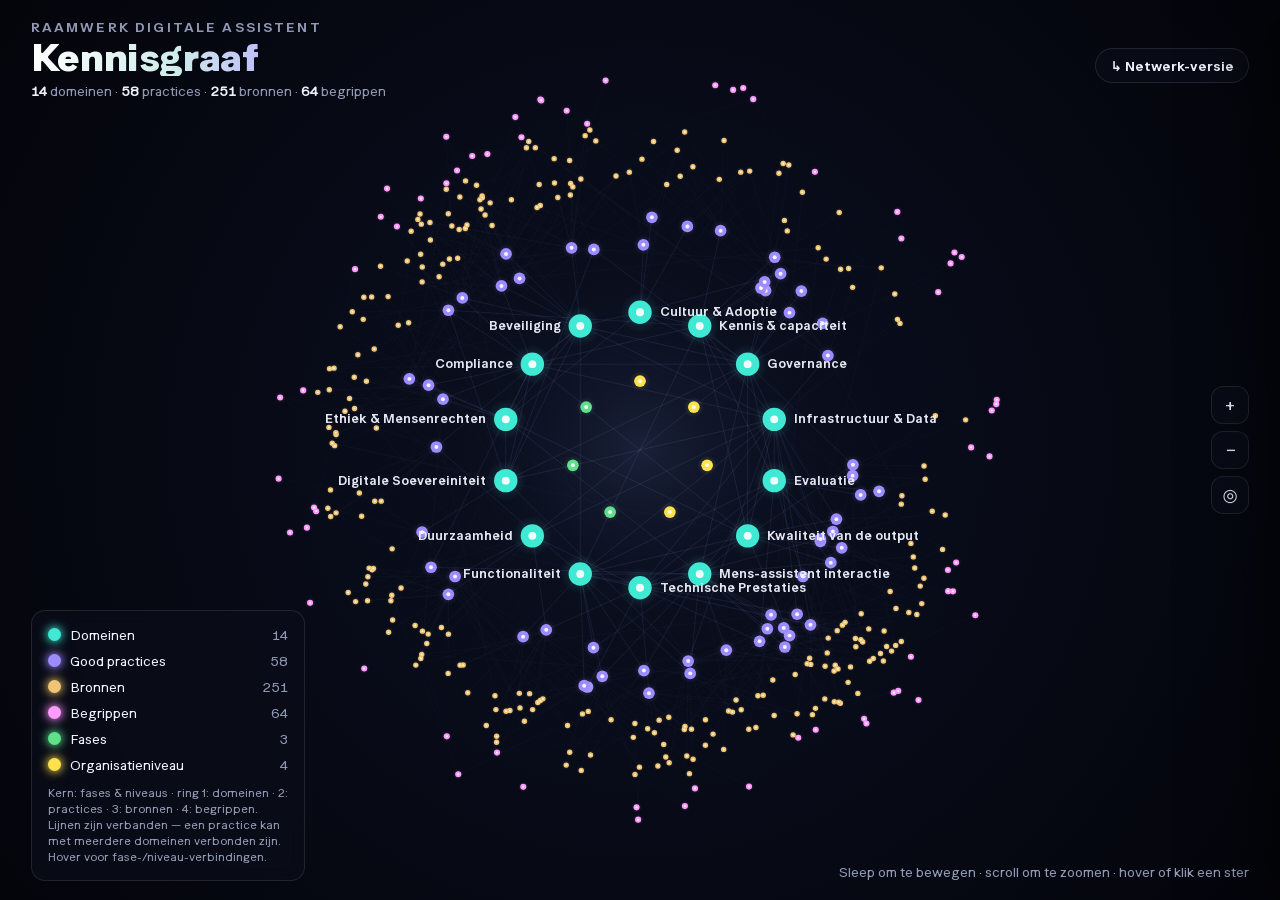
<file: kennisgraaf/index.html>
<!doctype html>
<html lang="nl">
<head>
  <meta charset="utf-8" />
  <meta name="viewport" content="width=device-width, initial-scale=1, viewport-fit=cover" />
  <title>Kennisgraaf — Raamwerk Digitale Assistent</title>
  <meta name="description" content="De kennisgraaf als ringen: fases & niveaus in de kern, domeinen, good practices, bronnen en begrippen in ringen daaromheen, met verbindingen als sterrenbeelden." />

  <link rel="preload" href="./fonts/EaseSemiDisplay-Black.woff2" as="font" type="font/woff2" crossorigin />
  <link rel="preload" href="./fonts/EaseDisplay-Regular.woff2" as="font" type="font/woff2" crossorigin />
  <link rel="stylesheet" href="./melkweg.css" />
</head>
<body>
  <canvas id="sky" aria-label="Kennisgraaf als melkwegstelsel"></canvas>

  <header class="lockup">
    <div class="brand">
      <p class="eyebrow">Raamwerk Digitale Assistent</p>
      <h1>Kennisgraaf</h1>
      <p class="sub"><b id="c-dom">0</b> domeinen · <b id="c-prac">0</b> practices · <b id="c-src">0</b> bronnen · <b id="c-beg">0</b> begrippen</p>
    </div>
    <div class="spacer"></div>
    <a class="switch" href="./netwerk.html">↳ Netwerk-versie</a>
  </header>

  <div class="legend">
    <div class="lg" style="--dc:var(--c-domain)"><span class="dot"></span> Domeinen <span class="cnt">14</span></div>
    <div class="lg" style="--dc:var(--c-practice)"><span class="dot"></span> Good practices <span class="cnt">58</span></div>
    <div class="lg" style="--dc:var(--c-source)"><span class="dot"></span> Bronnen <span class="cnt">251</span></div>
    <div class="lg" style="--dc:var(--c-begrip)"><span class="dot"></span> Begrippen <span class="cnt">64</span></div>
    <div class="lg" style="--dc:var(--c-phase)"><span class="dot"></span> Fases <span class="cnt">3</span></div>
    <div class="lg" style="--dc:var(--c-level)"><span class="dot"></span> Organisatieniveau <span class="cnt">4</span></div>
    <div class="ringnote">Kern: fases &amp; niveaus · ring 1: domeinen · 2: practices · 3: bronnen · 4: begrippen. Lijnen zijn verbanden — een practice kan met meerdere domeinen verbonden zijn. Hover voor fase-/niveau-verbindingen.</div>
  </div>

  <div class="controls" role="group" aria-label="Zoom">
    <button id="zoom-in" title="Inzoomen" aria-label="Inzoomen">+</button>
    <button id="zoom-out" title="Uitzoomen" aria-label="Uitzoomen">−</button>
    <button id="zoom-reset" title="Herstel aanzicht" aria-label="Herstel aanzicht">◎</button>
  </div>

  <div class="hint">Sleep om te bewegen · scroll om te zoomen · hover of klik een ster</div>
  <div class="gtip" id="gtip"></div>
  <aside class="panel" id="panel" aria-label="Details" aria-hidden="true"></aside>
  <div class="loading" id="loading">Kennisgraaf laden…</div>

  <script src="./graph-data.js"></script>
  <script src="./melkweg.js"></script>
</body>
</html>
</file>
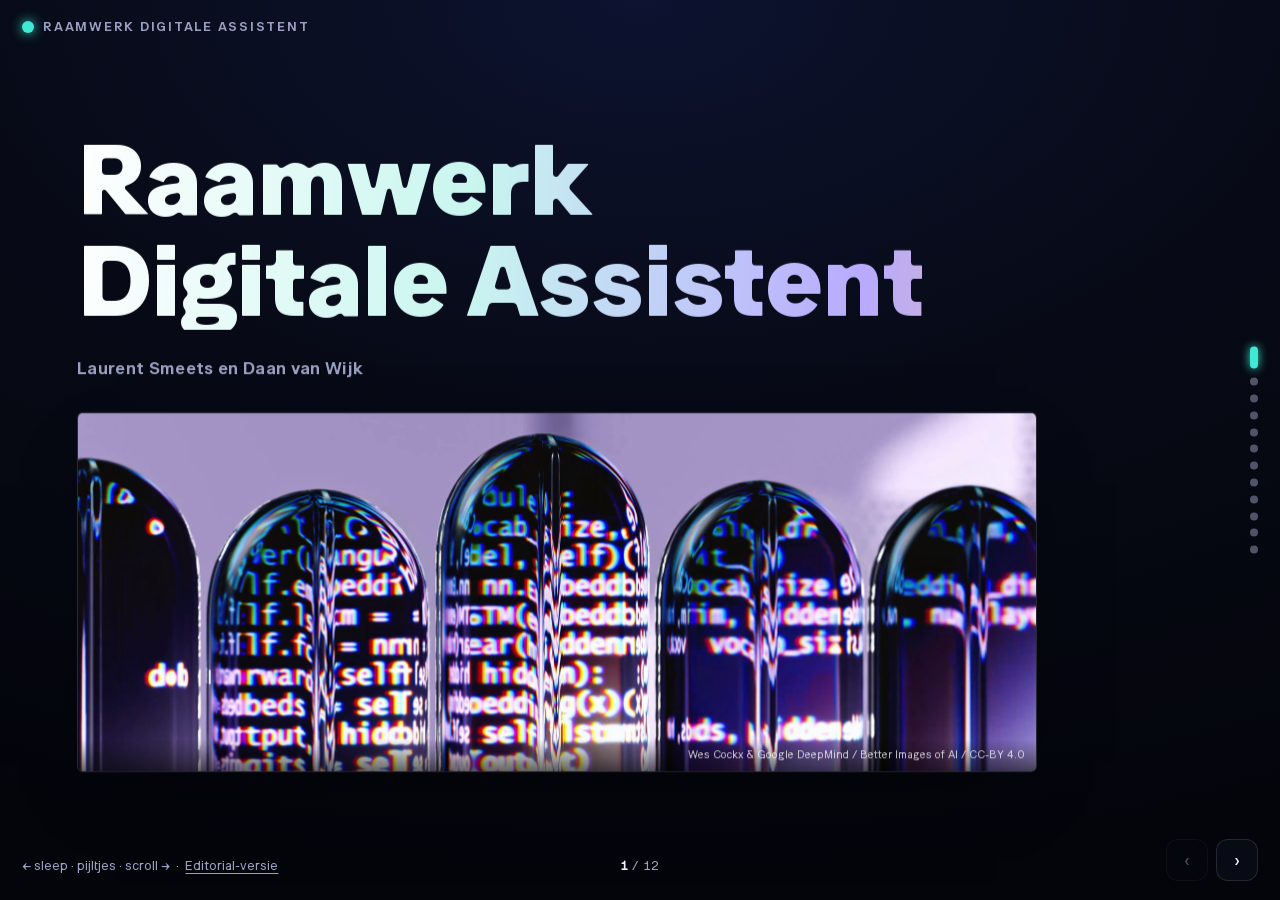
<file: presentatie/index.html>
<!doctype html>
<html lang="nl">
<head>
  <meta charset="utf-8" />
  <meta name="viewport" content="width=device-width, initial-scale=1, viewport-fit=cover" />
  <title>Raamwerk Digitale Assistent — presentatie</title>
  <meta name="description" content="Interactieve presentatie: zo bouwden we het Raamwerk Digitale Assistent, van deskonderzoek tot een levende kennisgraaf en website." />

  <link rel="preload" href="./fonts/EaseSemiDisplay-Black.woff2" as="font" type="font/woff2" crossorigin />
  <link rel="preload" href="./fonts/EaseDisplay-Regular.woff2" as="font" type="font/woff2" crossorigin />
  <link rel="stylesheet" href="./vendor/swiper-bundle.min.css" />
  <link rel="stylesheet" href="./presentatie.css" />
</head>
<body>
  <div id="bg-grad"></div>
  <div id="particles"></div>

  <div class="brandmark"><span class="d"></span> Raamwerk Digitale Assistent</div>
  <div class="progress" id="progress"></div>

  <div class="swiper">
    <div class="swiper-wrapper">

      <!-- 0 · HERO -->
      <section class="swiper-slide hero" style="--accent:var(--c-teal)">
        <div class="slide-inner">
          <h1 class="title hero-grad" data-reveal>Raamwerk<br>Digitale Assistent</h1>
          <p class="byline" data-reveal>Laurent Smeets en Daan van Wijk</p>
          <div class="media hero-media" data-reveal style="max-width:60rem;aspect-ratio:16/6">
            <img src="./img/hero-llm.png" alt="Abstracte visualisatie van AI-taalmodellen" />
            <div class="credit">Wes Cockx &amp; Google DeepMind / Better Images of AI / CC-BY 4.0</div>
          </div>
        </div>
      </section>

      <!-- 1 · DEFINITIE -->
      <section class="swiper-slide" style="--accent:var(--c-purple)">
        <div class="slide-inner">
          <p class="eyebrow" data-reveal>Wat is het?</p>
          <h2 class="title" data-reveal>Wat is een <span class="hl">digitale assistent</span>?</h2>
          <div class="def-card" data-reveal>
            <p class="def">Een digitale assistent is een <span class="mark">slimme, geautomatiseerde dienst op basis van AI</span> die via digitale kanalen interactief met gebruikers en/of systemen communiceert. De assistent kan <span class="mark">vragen beantwoorden</span>, <span class="mark">taken uitvoeren</span> en <span class="mark">informatie aanbieden</span> aan mensen binnen (medewerkers) of buiten de organisatie (burgers en bedrijven).</p>
          </div>
        </div>
      </section>

      <!-- 2 · STAP 01 -->
      <section class="swiper-slide" style="--accent:var(--c-teal)">
        <div class="slide-inner">
          <div class="step-badge" data-reveal>01</div>
          <p class="eyebrow" data-reveal>maart – juni</p>
          <h2 class="title" data-reveal>Deskonderzoek</h2>
          <p class="lede" data-reveal>We brachten literatuur, kaders en bestaande praktijk in kaart — de basis onder het raamwerk.</p>
          <div class="motif" data-reveal>
            <div class="m">📚</div><div class="m">🔎</div><div class="m">🗂️</div><div class="m">📎</div>
          </div>
        </div>
      </section>

      <!-- 3 · STAP 02 -->
      <section class="swiper-slide" style="--accent:var(--c-gold)">
        <div class="slide-inner split">
          <div>
            <div class="step-badge" data-reveal>02</div>
            <h2 class="title" data-reveal>Verzamel alle data</h2>
            <p class="lede" data-reveal>Bronnen, kaders en voorbeelden bij elkaar gebracht — vaak handwerk achter de schermen.</p>
          </div>
          <div class="media" data-reveal>
            <img src="./img/data-lifting.jpg" alt="Illustratie van het menselijke werk achter dataverzameling" />
            <div class="credit">Ann Fehres &amp; Luke Conroy &amp; AI4Media / Better Images of AI / CC-BY 4.0</div>
          </div>
        </div>
      </section>

      <!-- 4 · STAP 03 -->
      <section class="swiper-slide" style="--accent:var(--c-purple)">
        <div class="slide-inner">
          <div class="step-badge" data-reveal>03</div>
          <h2 class="title" data-reveal>Maak de templates</h2>
          <p class="lede" data-reveal>Eén vaste structuur voor elk domein, elke good practice en elke bron.</p>
          <div class="stats" data-reveal>
            <div class="stat"><div class="num" data-count="14">0</div><div class="lbl">domeinen</div></div>
            <div class="stat"><div class="num" data-count="58">0</div><div class="lbl">good practices</div></div>
            <div class="stat"><div class="num" data-count="251">0</div><div class="lbl">bronnen</div></div>
          </div>
          <div class="chips" data-reveal>
            <span class="chip fund">Cultuur &amp; Adoptie</span>
            <span class="chip fund">Kennis &amp; capaciteit</span>
            <span class="chip fund">Governance</span>
            <span class="chip fund">Infrastructuur &amp; Data</span>
            <span class="chip">Evaluatie</span>
            <span class="chip">Kwaliteit van de output</span>
            <span class="chip">Mens-assistent interactie</span>
            <span class="chip">Technische Prestaties</span>
            <span class="chip">Functionaliteit</span>
            <span class="chip">Duurzaamheid</span>
            <span class="chip">Digitale Soevereiniteit</span>
            <span class="chip">Ethiek &amp; Mensenrechten</span>
            <span class="chip">Compliance</span>
            <span class="chip">Beveiliging</span>
          </div>
        </div>
      </section>

      <!-- 5 · STAP 04 -->
      <section class="swiper-slide" style="--accent:var(--c-pink)">
        <div class="slide-inner">
          <div class="step-badge" data-reveal>04</div>
          <h2 class="title" data-reveal>Interview de <span class="hl">domeinexperts</span></h2>
          <p class="lede" data-reveal>Kennis opgehaald bij de mensen die het werk elke dag doen.</p>
          <div class="motif" data-reveal><div class="m">🎙️</div><div class="m">💬</div><div class="m">🧠</div></div>
        </div>
      </section>

      <!-- 6 · STAP 05 -->
      <section class="swiper-slide" style="--accent:var(--c-green)">
        <div class="slide-inner">
          <div class="step-badge" data-reveal>05</div>
          <h2 class="title" data-reveal>Data naar de templates</h2>
          <p class="lede" data-reveal>Alles gestructureerd uitgewerkt in Word — consistent en vergelijkbaar.</p>
          <div class="motif" data-reveal><div class="m">📝</div><div class="m">📄</div><div class="m">➡️</div><div class="m">🧩</div></div>
        </div>
      </section>

      <!-- 7 · STAP 06 -->
      <section class="swiper-slide" style="--accent:var(--c-yellow)">
        <div class="slide-inner">
          <div class="step-badge" data-reveal>06</div>
          <h2 class="title" data-reveal>Valideer met experts</h2>
          <p class="lede" data-reveal>Teruggelegd, getoetst en aangescherpt met de experts.</p>
          <div class="motif" data-reveal><div class="m">✅</div><div class="m">🔁</div><div class="m">👥</div></div>
        </div>
      </section>

      <!-- 8 · STAP 07 · KENNISGRAAF -->
      <section class="swiper-slide slide full" style="--accent:var(--c-teal)">
        <div class="slide-inner">
          <div class="head">
            <span class="step-badge" style="font-size:clamp(2rem,1.4rem+2vw,3.2rem)" data-reveal>07</span>
            <h2 class="title" data-reveal>Zet alles in de <span class="hl">kennisgraaf</span></h2>
          </div>
          <div class="browser" data-reveal>
            <div class="bar"><span class="dot r"></span><span class="dot y"></span><span class="dot g"></span>
              <span class="addr">kennisgraaf · domeinen → practices → bronnen</span></div>
            <iframe data-src="../kennisgraaf/index.html" title="Interactieve kennisgraaf" loading="lazy"></iframe>
          </div>
          <div class="demo-actions" data-reveal>
            <a class="btn" href="../kennisgraaf/index.html" target="_blank" rel="noopener">Open kennisgraaf ↗</a>
            <a class="btn ghost" href="../kennisgraaf/netwerk.html" target="_blank" rel="noopener">Netwerk-versie</a>
          </div>
        </div>
      </section>

      <!-- 9 · STAP 08 · DEMO -->
      <section class="swiper-slide slide full" style="--accent:var(--c-purple)">
        <div class="slide-inner">
          <div class="head">
            <span class="step-badge" style="font-size:clamp(2rem,1.4rem+2vw,3.2rem)" data-reveal>08</span>
            <h2 class="title" data-reveal>Bouw de <span class="hl">website</span></h2>
          </div>
          <div class="browser" data-reveal>
            <div class="bar"><span class="dot r"></span><span class="dot y"></span><span class="dot g"></span>
              <span class="addr">demo-opschalingsticket-digitale-assistent.dokploy.adc-it.com</span></div>
            <iframe data-src="https://demo-opschalingsticket-digitale-assistent.dokploy.adc-it.com/" title="Live demo van de website" loading="lazy"></iframe>
          </div>
          <div class="demo-actions" data-reveal>
            <a class="btn" href="https://demo-opschalingsticket-digitale-assistent.dokploy.adc-it.com/" target="_blank" rel="noopener">Open demo ↗</a>
          </div>
        </div>
      </section>

      <!-- 10 · STAP 09 -->
      <section class="swiper-slide" style="--accent:var(--c-green)">
        <div class="slide-inner split">
          <div>
            <div class="step-badge" data-reveal>09</div>
            <p class="eyebrow" data-reveal>nu bezig</p>
            <h2 class="title" data-reveal>Beter communiceren &amp; context <span class="hl">bruikbaar</span> maken</h2>
            <p class="lede" data-reveal>De fase die nu start: resultaten toegankelijk maken en de context écht bruikbaar voor mensen.</p>
            <span class="tag" data-reveal>Fase die nu start</span>
          </div>
          <div class="media" data-reveal>
            <img src="./img/joining-the-table.png" alt="Illustratie van samenwerking en aansluiten bij de tafel" />
            <div class="credit">Yutong Liu / Better Images of AI / CC-BY 4.0</div>
          </div>
        </div>
      </section>

      <!-- 11 · CREDITS -->
      <section class="swiper-slide credits" style="--accent:var(--c-teal)">
        <div class="slide-inner">
          <p class="eyebrow" data-reveal>Colofon</p>
          <h2 class="title" data-reveal>Credits</h2>
          <ul data-reveal>
            <li><b>Beelden</b> — <a href="https://betterimagesofai.org" target="_blank" rel="noopener">Better Images of AI</a>, gebruikt onder <a href="https://creativecommons.org/licenses/by/4.0/" target="_blank" rel="noopener">CC-BY 4.0</a>:</li>
            <li>Wes Cockx &amp; Google DeepMind / Better Images of AI / <i>AI Large Language Models</i> / CC-BY 4.0</li>
            <li>Ann Fehres &amp; Luke Conroy &amp; AI4Media / Better Images of AI / <i>Humans Do The Heavy Data Lifting</i> / CC-BY 4.0</li>
            <li>Yutong Liu / Better Images of AI / <i>Joining the Table</i> / CC-BY 4.0</li>
            <li class="sub"><b>Techniek</b> — Swiper · tsParticles · GSAP · zelf-gehoste Ease &amp; DM&nbsp;Sans fonts. Kennisgraaf &amp; data: Raamwerk Digitale Assistent.</li>
          </ul>
        </div>
      </section>

    </div>
    <div class="swiper-pagination"></div>
  </div>

  <div class="deck-nav">
    <button class="nav-prev" aria-label="Vorige">‹</button>
    <button class="nav-next" aria-label="Volgende">›</button>
  </div>
  <div class="hint">← sleep · pijltjes · scroll → &nbsp;·&nbsp; <a href="./editorial.html" style="color:inherit;text-decoration:underline;text-underline-offset:3px">Editorial-versie</a></div>
  <div class="counter"><b id="cur">1</b> / <span id="tot">12</span></div>

  <script src="./vendor/swiper-bundle.min.js"></script>
  <script src="./vendor/tsparticles.slim.bundle.min.js"></script>
  <script src="./vendor/gsap.min.js"></script>
  <script src="./presentatie.js"></script>
</body>
</html>
</file>
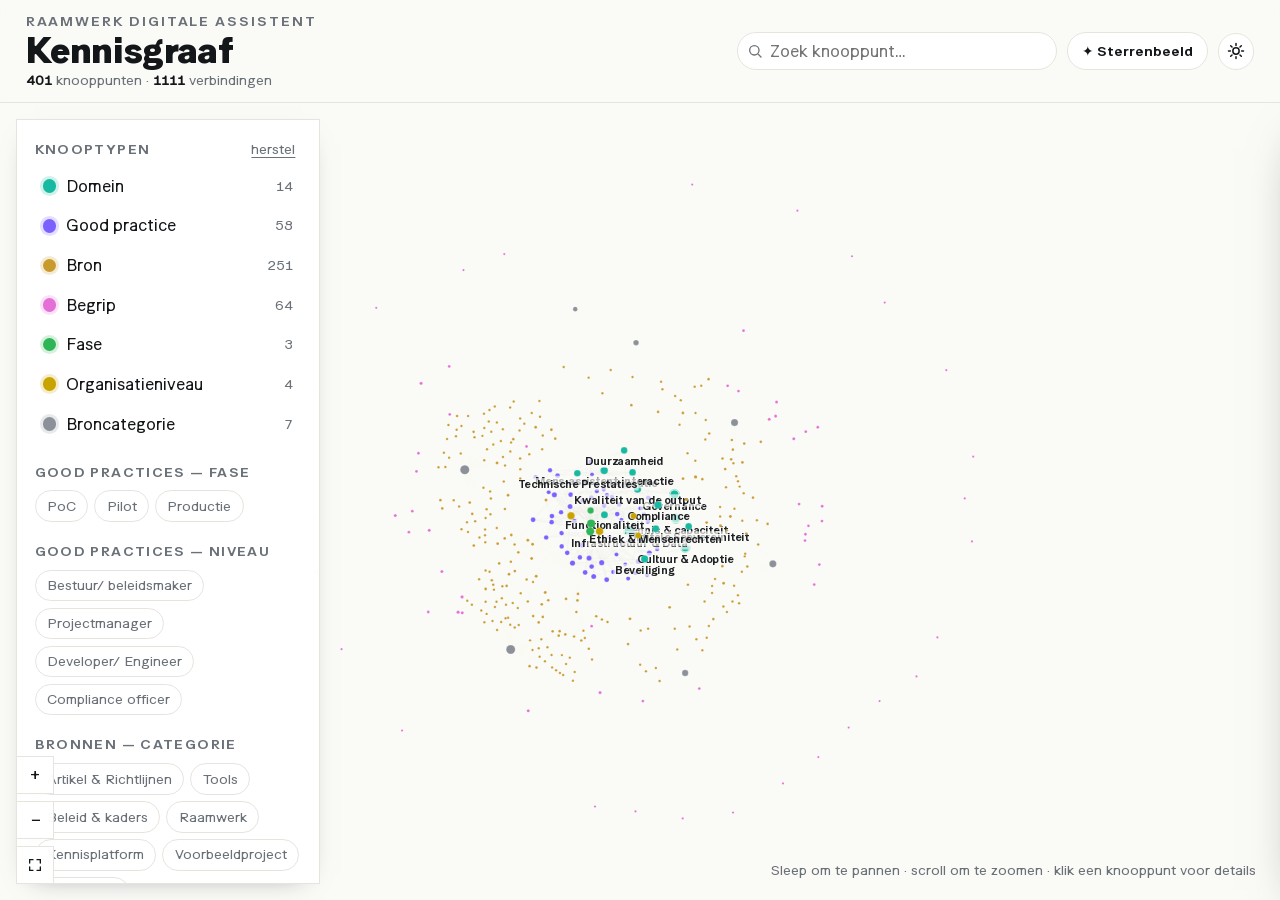
<file: kennisgraaf/netwerk.html>
<!doctype html>
<html lang="nl">
<head>
  <meta charset="utf-8" />
  <meta name="viewport" content="width=device-width, initial-scale=1, viewport-fit=cover" />
  <title>Kennisgraaf — Raamwerk Digitale Assistent</title>
  <meta name="description" content="Interactieve kennisgraaf van het Raamwerk Digitale Assistent: domeinen, good practices, bronnen, begrippen en filters en hun onderlinge verbanden." />

  <!-- no-flash theme: set before first paint -->
  <script>
    (function () {
      try {
        var q = new URLSearchParams(location.search).get('theme');
        var t = (q === 'dark' || q === 'light') ? q : localStorage.getItem('kg-theme');
        if (!t) t = matchMedia('(prefers-color-scheme: dark)').matches ? 'dark' : 'light';
        document.documentElement.setAttribute('data-theme', t);
      } catch (e) {}
    })();
  </script>

  <link rel="preload" href="./fonts/EaseSemiDisplay-Black.woff2" as="font" type="font/woff2" crossorigin />
  <link rel="preload" href="./fonts/EaseDisplay-Regular.woff2" as="font" type="font/woff2" crossorigin />
  <link rel="stylesheet" href="./styles.css" />
</head>
<body>
  <div id="app">
    <!-- ============ top bar ============ -->
    <header class="topbar">
      <div class="brand">
        <span class="eyebrow">Raamwerk Digitale Assistent</span>
        <h1>Kennisgraaf</h1>
        <span class="sub"><b id="count-nodes">0</b> knooppunten · <b id="count-edges">0</b> verbindingen</span>
      </div>

      <div class="topbar-spacer"></div>

      <div class="topbar-tools">
        <div class="search">
          <svg class="ic" width="16" height="16" viewBox="0 0 24 24" fill="none" stroke="currentColor" stroke-width="2" stroke-linecap="round" aria-hidden="true">
            <circle cx="11" cy="11" r="7" /><path d="M21 21l-4.3-4.3" />
          </svg>
          <input id="search" type="search" placeholder="Zoek knooppunt…" autocomplete="off" aria-label="Zoek in de graaf" />
          <div class="search-results" id="search-results" role="listbox"></div>
        </div>

        <a class="switchlink" href="./index.html" title="Sterrenbeeld-weergave (ringen)">✦ Sterrenbeeld</a>

        <button class="iconbtn filters-toggle" id="filters-toggle" aria-label="Toon/verberg filters" title="Filters">
          <svg width="18" height="18" viewBox="0 0 24 24" fill="none" stroke="currentColor" stroke-width="2" stroke-linecap="round" aria-hidden="true">
            <path d="M4 6h16M7 12h10M10 18h4" />
          </svg>
        </button>

        <button class="iconbtn" id="theme-toggle" aria-label="Wissel licht/donker thema" title="Licht / donker">
          <svg class="sun" width="18" height="18" viewBox="0 0 24 24" fill="none" stroke="currentColor" stroke-width="2" stroke-linecap="round" aria-hidden="true">
            <circle cx="12" cy="12" r="4.2" /><path d="M12 2v2.5M12 19.5V22M2 12h2.5M19.5 12H22M4.9 4.9l1.8 1.8M17.3 17.3l1.8 1.8M19.1 4.9l-1.8 1.8M6.7 17.3l-1.8 1.8" />
          </svg>
          <svg class="moon" width="18" height="18" viewBox="0 0 24 24" fill="currentColor" aria-hidden="true">
            <path d="M20 14.5A8 8 0 0 1 9.5 4a.7.7 0 0 0-.95-.86A9.3 9.3 0 1 0 20.86 15.5a.7.7 0 0 0-.86-1z" />
          </svg>
        </button>
      </div>
    </header>

    <!-- ============ stage ============ -->
    <main class="stage">
      <div id="graph"></div>

      <div class="loading" id="loading" aria-live="polite">
        Kennisgraaf laden<span class="dot"></span><span class="dot"></span><span class="dot"></span>
      </div>

      <aside class="rail" id="rail" aria-label="Legenda en filters"></aside>

      <div class="controls" role="group" aria-label="Zoomknoppen">
        <button id="zoom-in" aria-label="Inzoomen" title="Inzoomen">+</button>
        <button id="zoom-out" aria-label="Uitzoomen" title="Uitzoomen">−</button>
        <button id="zoom-fit" aria-label="Passend maken" title="Passend maken">
          <svg width="16" height="16" viewBox="0 0 24 24" fill="none" stroke="currentColor" stroke-width="2" stroke-linecap="round" aria-hidden="true">
            <path d="M4 9V4h5M20 9V4h-5M4 15v5h5M20 15v5h-5" />
          </svg>
        </button>
      </div>

      <div class="hint">Sleep om te pannen · scroll om te zoomen · klik een knooppunt voor details</div>
      <div class="gtip" id="gtip"></div>

      <aside class="panel" id="panel" aria-label="Details" aria-hidden="true"></aside>
    </main>
  </div>

  <!-- force-graph (canvas 2D, d3-force engine) — vendored locally, no external requests -->
  <script src="./vendor/force-graph.min.js"></script>
  <!-- data as a window global (works over http.server AND file://) -->
  <script src="./graph-data.js"></script>
  <!-- app -->
  <script src="./app.js"></script>
</body>
</html>
</file>
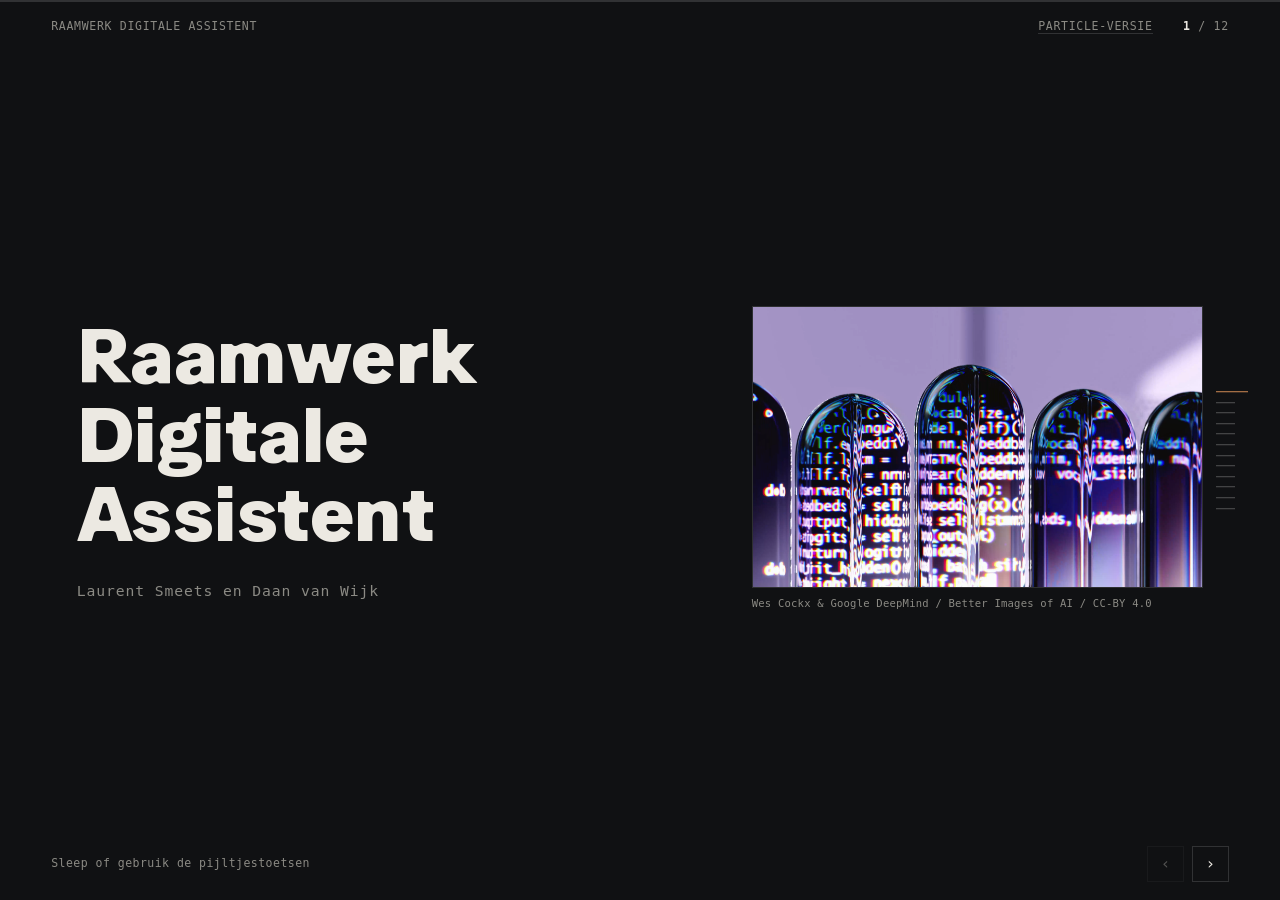
<file: presentatie/editorial.html>
<!doctype html>
<html lang="nl">
<head>
  <meta charset="utf-8" />
  <meta name="viewport" content="width=device-width, initial-scale=1, viewport-fit=cover" />
  <title>Raamwerk Digitale Assistent · presentatie (editorial)</title>
  <meta name="description" content="Presentatie over het Raamwerk Digitale Assistent: van deskonderzoek tot kennisgraaf en website. Ingetogen, typografische editie." />
  <link rel="preload" href="./fonts/EaseSemiDisplay-Black.woff2" as="font" type="font/woff2" crossorigin />
  <link rel="preload" href="./fonts/EaseDisplay-Regular.woff2" as="font" type="font/woff2" crossorigin />
  <link rel="stylesheet" href="./vendor/swiper-bundle.min.css" />
  <link rel="stylesheet" href="./editorial.css" />
</head>
<body>
  <div class="topline"><div class="fill" id="fill"></div></div>
  <div class="runhead">
    <span>Raamwerk Digitale Assistent</span>
    <span class="idx"><a href="./index.html">Particle-versie</a> &nbsp;&nbsp; <b id="cur">1</b> / <span id="tot">12</span></span>
  </div>

  <div class="swiper">
    <div class="swiper-wrapper">

      <!-- 0 · HERO -->
      <section class="swiper-slide">
        <div class="inner split wide-left">
          <div>
            <h1 class="title" data-reveal>Raamwerk Digitale Assistent</h1>
            <p class="byline" data-reveal>Laurent Smeets en Daan van Wijk</p>
          </div>
          <figure class="fig" data-reveal>
            <div class="frame"><img src="./img/hero-llm.png" alt="Abstracte visualisatie van AI-taalmodellen" /></div>
            <figcaption>Wes Cockx &amp; Google DeepMind / Better Images of AI / CC-BY 4.0</figcaption>
          </figure>
        </div>
      </section>

      <!-- 1 · DEFINITIE -->
      <section class="swiper-slide">
        <div class="inner">
          <p class="kicker" data-reveal>Wat is het</p>
          <h2 class="title" data-reveal>Wat is een digitale assistent?</h2>
          <div class="def-block" data-reveal>
            <p class="def">Een digitale assistent is een <strong>slimme, geautomatiseerde dienst op basis van AI</strong> die via digitale kanalen interactief met gebruikers en/of systemen communiceert. De assistent kan vragen beantwoorden, taken uitvoeren en informatie aanbieden aan mensen binnen (medewerkers) of buiten de organisatie (burgers en bedrijven).</p>
          </div>
        </div>
      </section>

      <!-- 2 · STAP 01 -->
      <section class="swiper-slide">
        <div class="inner">
          <div class="stepno" data-reveal>01</div>
          <p class="stepmeta" data-reveal>Maart t/m juni</p>
          <h2 class="title" data-reveal>Deskonderzoek</h2>
          <p class="lede" data-reveal>We brachten literatuur, kaders en bestaande praktijk in kaart. De basis onder het raamwerk.</p>
          <hr class="rule" data-reveal />
        </div>
      </section>

      <!-- 3 · STAP 02 -->
      <section class="swiper-slide">
        <div class="inner split wide-left">
          <div>
            <div class="stepno" data-reveal>02</div>
            <h2 class="title" data-reveal>Verzamel alle data</h2>
            <p class="lede" data-reveal>Bronnen, kaders en voorbeelden bij elkaar gebracht. Vaak handwerk achter de schermen.</p>
          </div>
          <figure class="fig" data-reveal>
            <div class="frame"><img src="./img/data-lifting.jpg" alt="Het menselijke werk achter dataverzameling" /></div>
            <figcaption>Ann Fehres &amp; Luke Conroy &amp; AI4Media / Better Images of AI / CC-BY 4.0</figcaption>
          </figure>
        </div>
      </section>

      <!-- 4 · STAP 03 · TEMPLATES -->
      <section class="swiper-slide">
        <div class="inner">
          <div class="stepno" data-reveal>03</div>
          <h2 class="title" data-reveal>Maak de templates</h2>
          <p class="lede" data-reveal>Eén vaste structuur voor elk domein, elke good practice en elke bron.</p>
          <p class="bignums" data-reveal><b data-count="14">0</b> domeinen. <b data-count="58">0</b> good practices. <b data-count="251">0</b> bronnen.</p>
          <div class="index" data-reveal>
            <div class="row"><span class="n">01</span><span class="nm">Cultuur &amp; Adoptie</span><span class="tag">Fundament</span></div>
            <div class="row"><span class="n">02</span><span class="nm">Kennis &amp; capaciteit</span><span class="tag">Fundament</span></div>
            <div class="row"><span class="n">03</span><span class="nm">Governance</span><span class="tag">Fundament</span></div>
            <div class="row"><span class="n">04</span><span class="nm">Infrastructuur &amp; Data</span><span class="tag">Fundament</span></div>
            <div class="row"><span class="n">05</span><span class="nm">Evaluatie</span></div>
            <div class="row"><span class="n">06</span><span class="nm">Kwaliteit van de output</span></div>
            <div class="row"><span class="n">07</span><span class="nm">Mens-assistent interactie</span></div>
            <div class="row"><span class="n">08</span><span class="nm">Technische Prestaties</span></div>
            <div class="row"><span class="n">09</span><span class="nm">Functionaliteit</span></div>
            <div class="row"><span class="n">10</span><span class="nm">Duurzaamheid</span></div>
            <div class="row"><span class="n">11</span><span class="nm">Digitale Soevereiniteit</span></div>
            <div class="row"><span class="n">12</span><span class="nm">Ethiek &amp; Mensenrechten</span></div>
            <div class="row"><span class="n">13</span><span class="nm">Compliance</span></div>
            <div class="row"><span class="n">14</span><span class="nm">Beveiliging</span></div>
          </div>
        </div>
      </section>

      <!-- 5 · STAP 04 -->
      <section class="swiper-slide">
        <div class="inner">
          <div class="stepno" data-reveal>04</div>
          <h2 class="title" data-reveal>Interview de domeinexperts</h2>
          <p class="lede" data-reveal>Kennis opgehaald bij de mensen die het werk elke dag doen.</p>
          <hr class="rule" data-reveal />
        </div>
      </section>

      <!-- 6 · STAP 05 -->
      <section class="swiper-slide">
        <div class="inner">
          <div class="stepno" data-reveal>05</div>
          <h2 class="title" data-reveal>Data naar de templates</h2>
          <p class="lede" data-reveal>Alles gestructureerd uitgewerkt in Word, consistent en vergelijkbaar.</p>
          <hr class="rule" data-reveal />
        </div>
      </section>

      <!-- 7 · STAP 06 -->
      <section class="swiper-slide">
        <div class="inner">
          <div class="stepno" data-reveal>06</div>
          <h2 class="title" data-reveal>Valideer met experts</h2>
          <p class="lede" data-reveal>Teruggelegd, getoetst en aangescherpt met de experts.</p>
          <hr class="rule" data-reveal />
        </div>
      </section>

      <!-- 8 · STAP 07 · KENNISGRAAF -->
      <section class="swiper-slide full">
        <div class="inner">
          <div class="head">
            <span class="stepno" data-reveal>07</span>
            <h2 class="title" data-reveal>Zet alles in de kennisgraaf</h2>
          </div>
          <div class="browser" data-reveal>
            <div class="bar">kennisgraaf : domeinen, practices, bronnen</div>
            <iframe data-src="../kennisgraaf/index.html" title="Interactieve kennisgraaf" loading="lazy"></iframe>
          </div>
          <div class="actions" data-reveal>
            <a class="btn" href="../kennisgraaf/index.html" target="_blank" rel="noopener">Open kennisgraaf</a>
            <a class="link" href="../kennisgraaf/netwerk.html" target="_blank" rel="noopener">Netwerk-versie</a>
          </div>
        </div>
      </section>

      <!-- 9 · STAP 08 · DEMO -->
      <section class="swiper-slide full">
        <div class="inner">
          <div class="head">
            <span class="stepno" data-reveal>08</span>
            <h2 class="title" data-reveal>Bouw de website</h2>
          </div>
          <div class="browser" data-reveal>
            <div class="bar">demo-opschalingsticket-digitale-assistent.dokploy.adc-it.com</div>
            <iframe data-src="https://demo-opschalingsticket-digitale-assistent.dokploy.adc-it.com/" title="Live demo van de website" loading="lazy"></iframe>
          </div>
          <div class="actions" data-reveal>
            <a class="btn" href="https://demo-opschalingsticket-digitale-assistent.dokploy.adc-it.com/" target="_blank" rel="noopener">Open demo</a>
          </div>
        </div>
      </section>

      <!-- 10 · STAP 09 -->
      <section class="swiper-slide">
        <div class="inner split wide-left">
          <div>
            <div class="stepno" data-reveal>09</div>
            <p class="stepmeta" data-reveal>Nu bezig</p>
            <h2 class="title" data-reveal>Beter communiceren en context bruikbaar maken</h2>
            <p class="lede" data-reveal>De fase die nu start. Resultaten toegankelijk maken en de context echt bruikbaar voor mensen.</p>
          </div>
          <figure class="fig" data-reveal>
            <div class="frame"><img src="./img/joining-the-table.png" alt="Samenwerking en aansluiten bij de tafel" /></div>
            <figcaption>Yutong Liu / Better Images of AI / CC-BY 4.0</figcaption>
          </figure>
        </div>
      </section>

      <!-- 11 · CREDITS -->
      <section class="swiper-slide credits">
        <div class="inner">
          <p class="kicker" data-reveal>Colofon</p>
          <h2 class="title" data-reveal>Credits</h2>
          <dl data-reveal>
            <dt>Beelden · <a href="https://betterimagesofai.org" target="_blank" rel="noopener">Better Images of AI</a>, <a href="https://creativecommons.org/licenses/by/4.0/" target="_blank" rel="noopener">CC-BY 4.0</a></dt>
            <dd>Wes Cockx &amp; Google DeepMind / <i>AI Large Language Models</i></dd>
            <dd>Ann Fehres &amp; Luke Conroy &amp; AI4Media / <i>Humans Do The Heavy Data Lifting</i></dd>
            <dd>Yutong Liu / <i>Joining the Table</i></dd>
            <dt>Techniek</dt>
            <dd>Swiper, GSAP, zelf-gehoste Ease en DM&nbsp;Sans. Kennisgraaf en data: Raamwerk Digitale Assistent.</dd>
          </dl>
        </div>
      </section>

    </div>
  </div>

  <div class="ticks" id="ticks"></div>

  <div class="runfoot">
    <span>Sleep of gebruik de pijltjestoetsen</span>
    <span class="nav">
      <button class="nav-prev" aria-label="Vorige">&#8249;</button>
      <button class="nav-next" aria-label="Volgende">&#8250;</button>
    </span>
  </div>

  <script src="./vendor/swiper-bundle.min.js"></script>
  <script src="./vendor/gsap.min.js"></script>
  <script src="./editorial.js"></script>
</body>
</html>
</file>
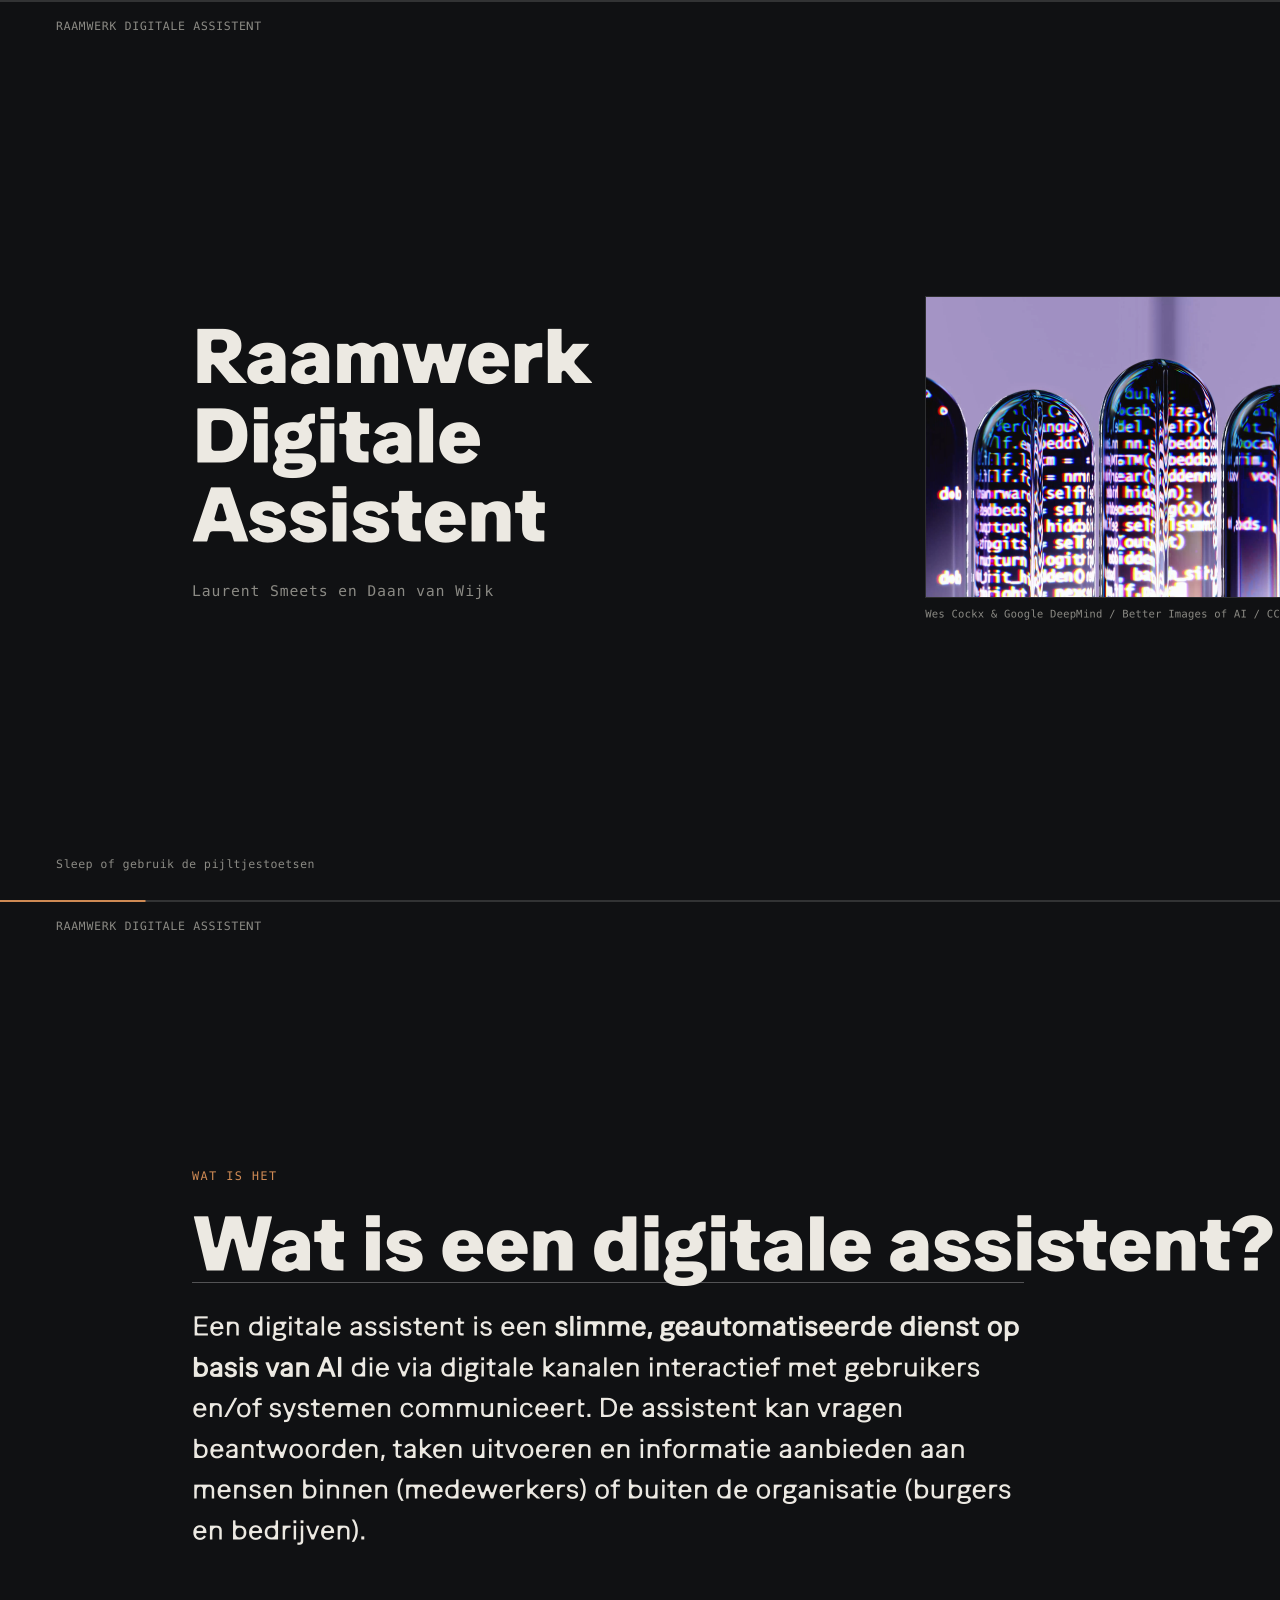
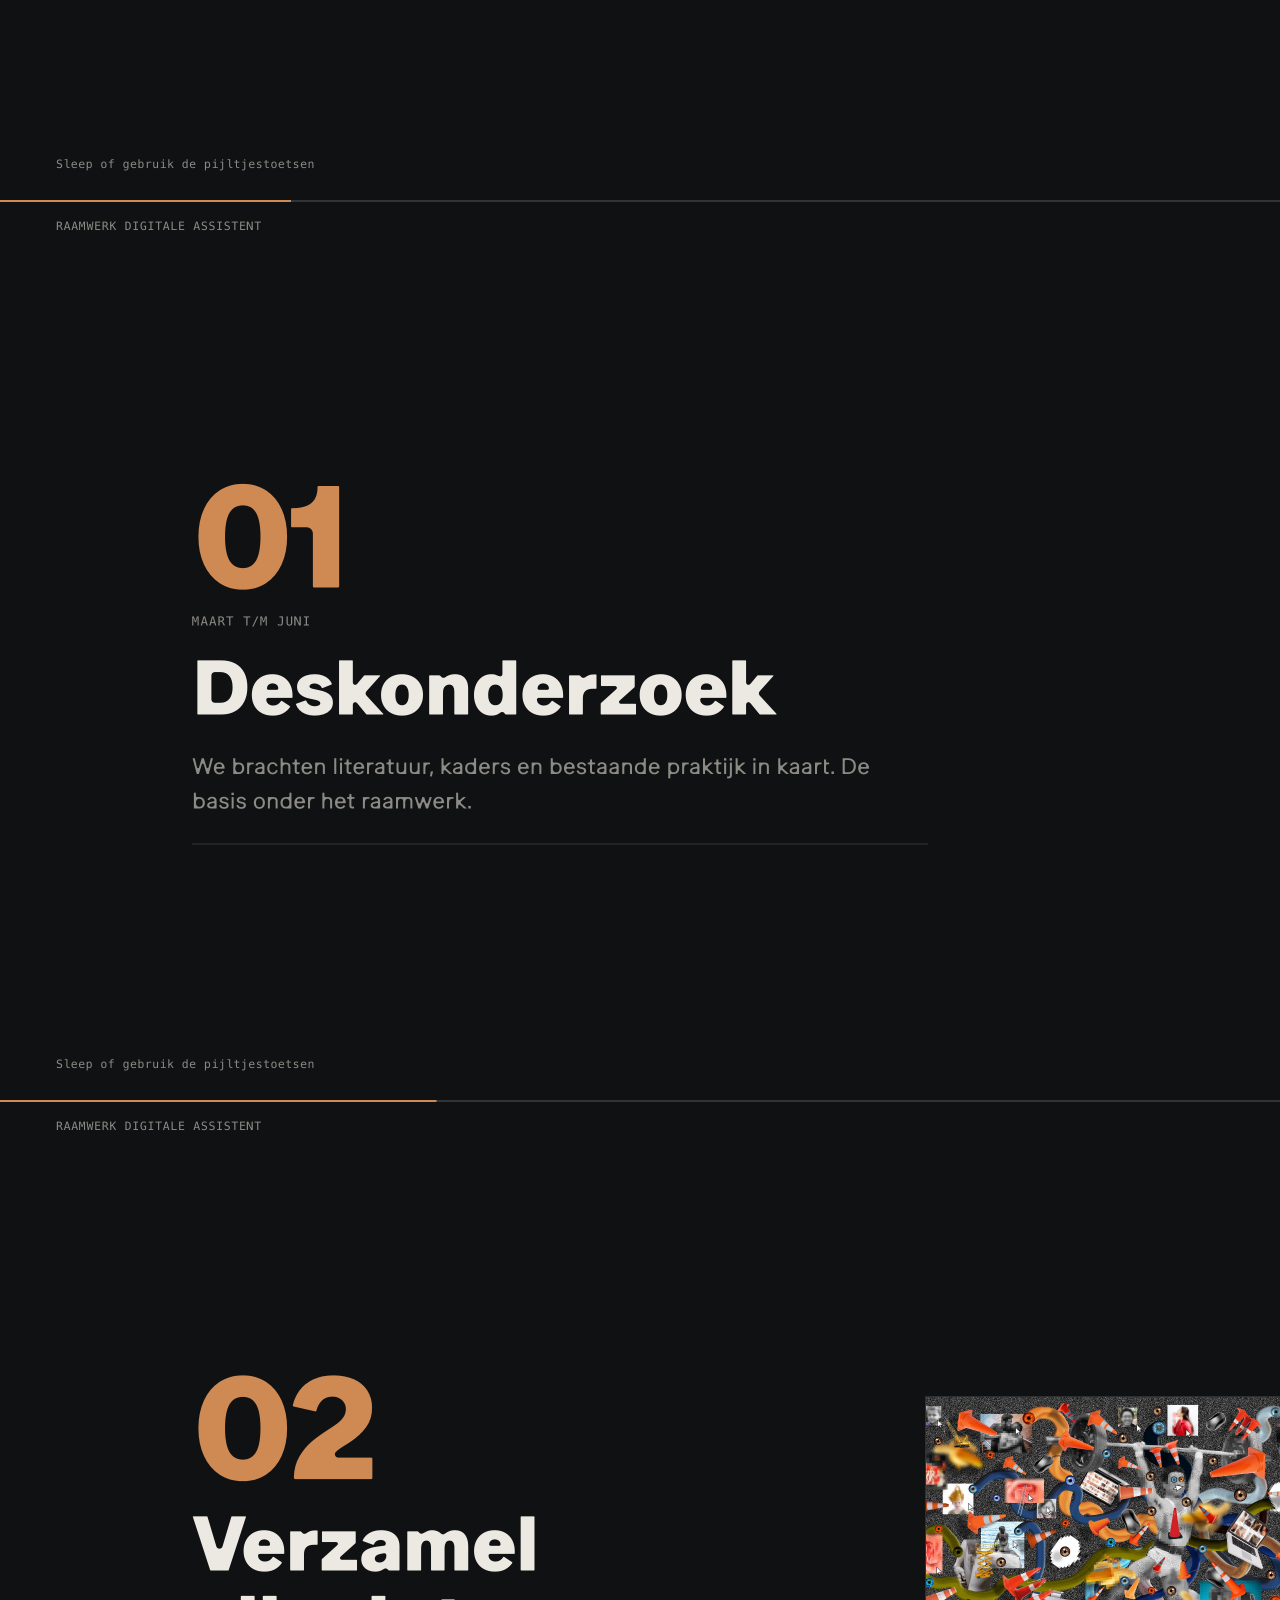
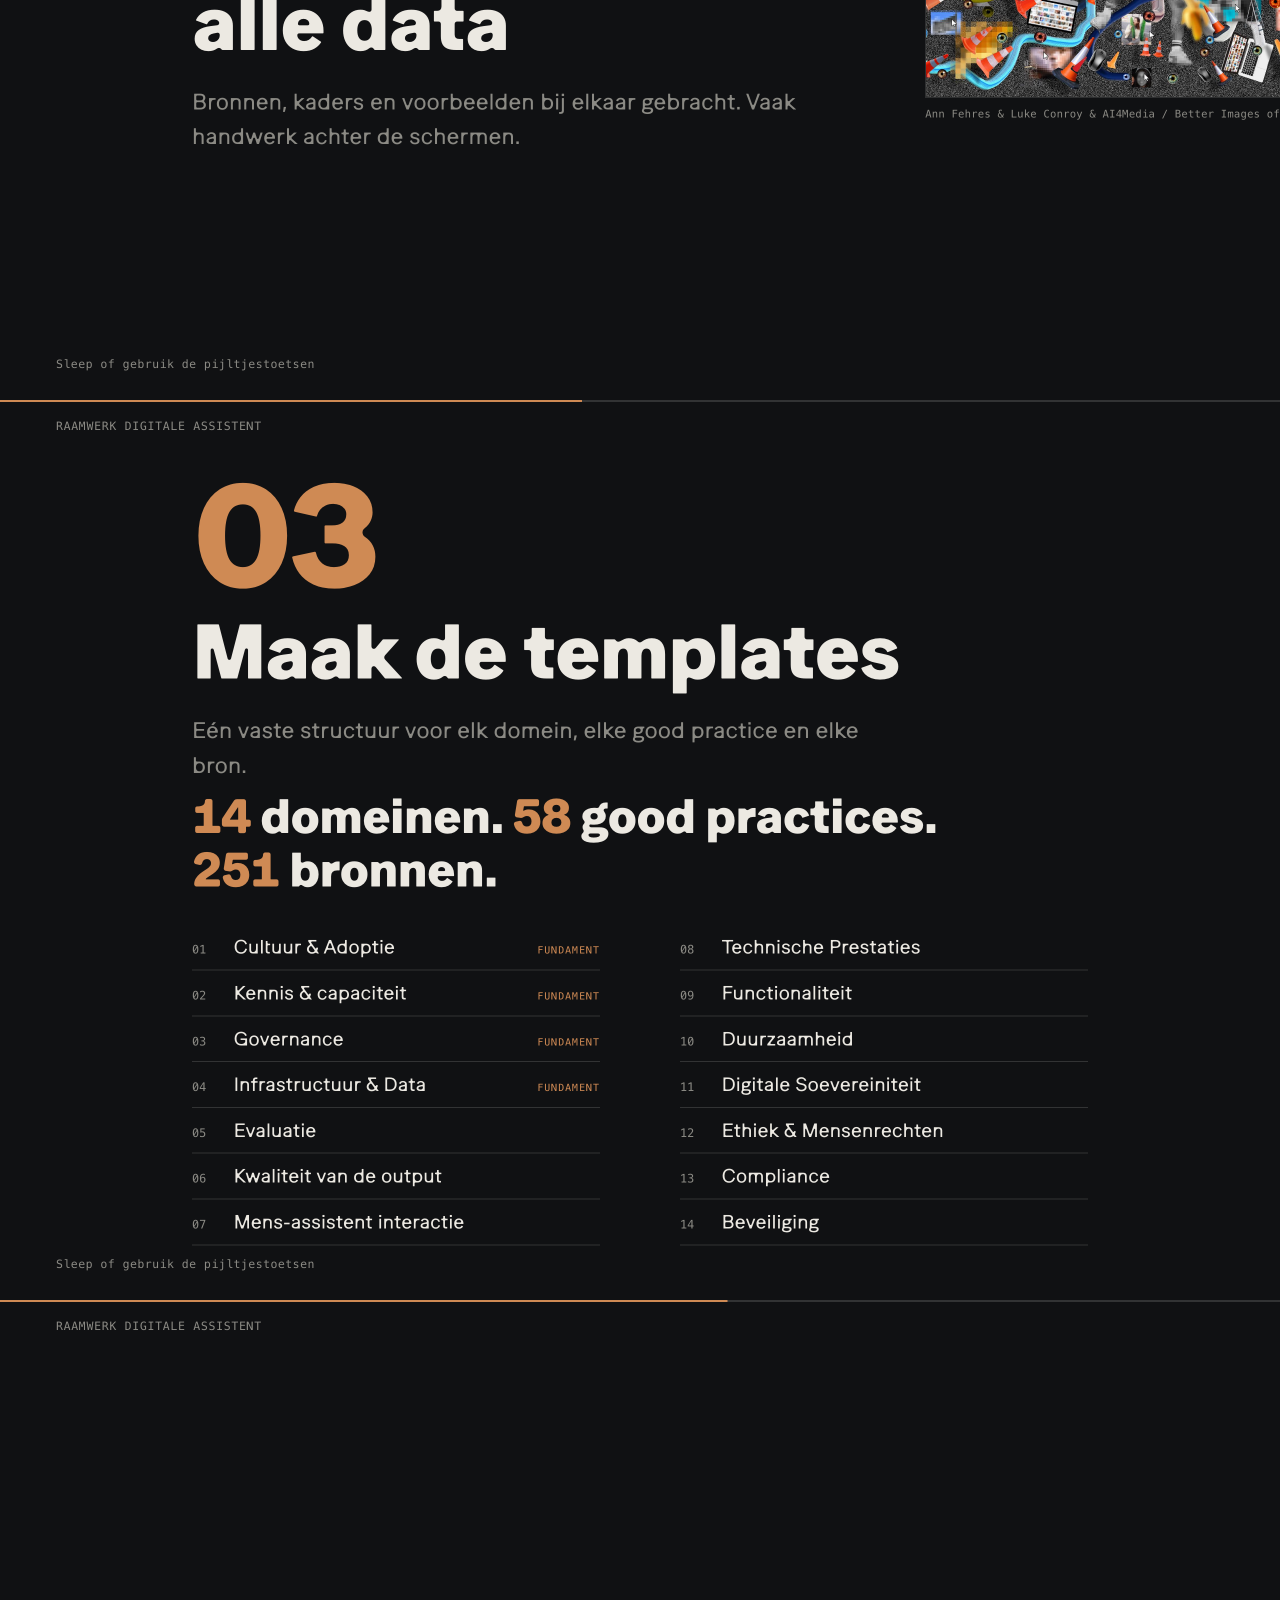
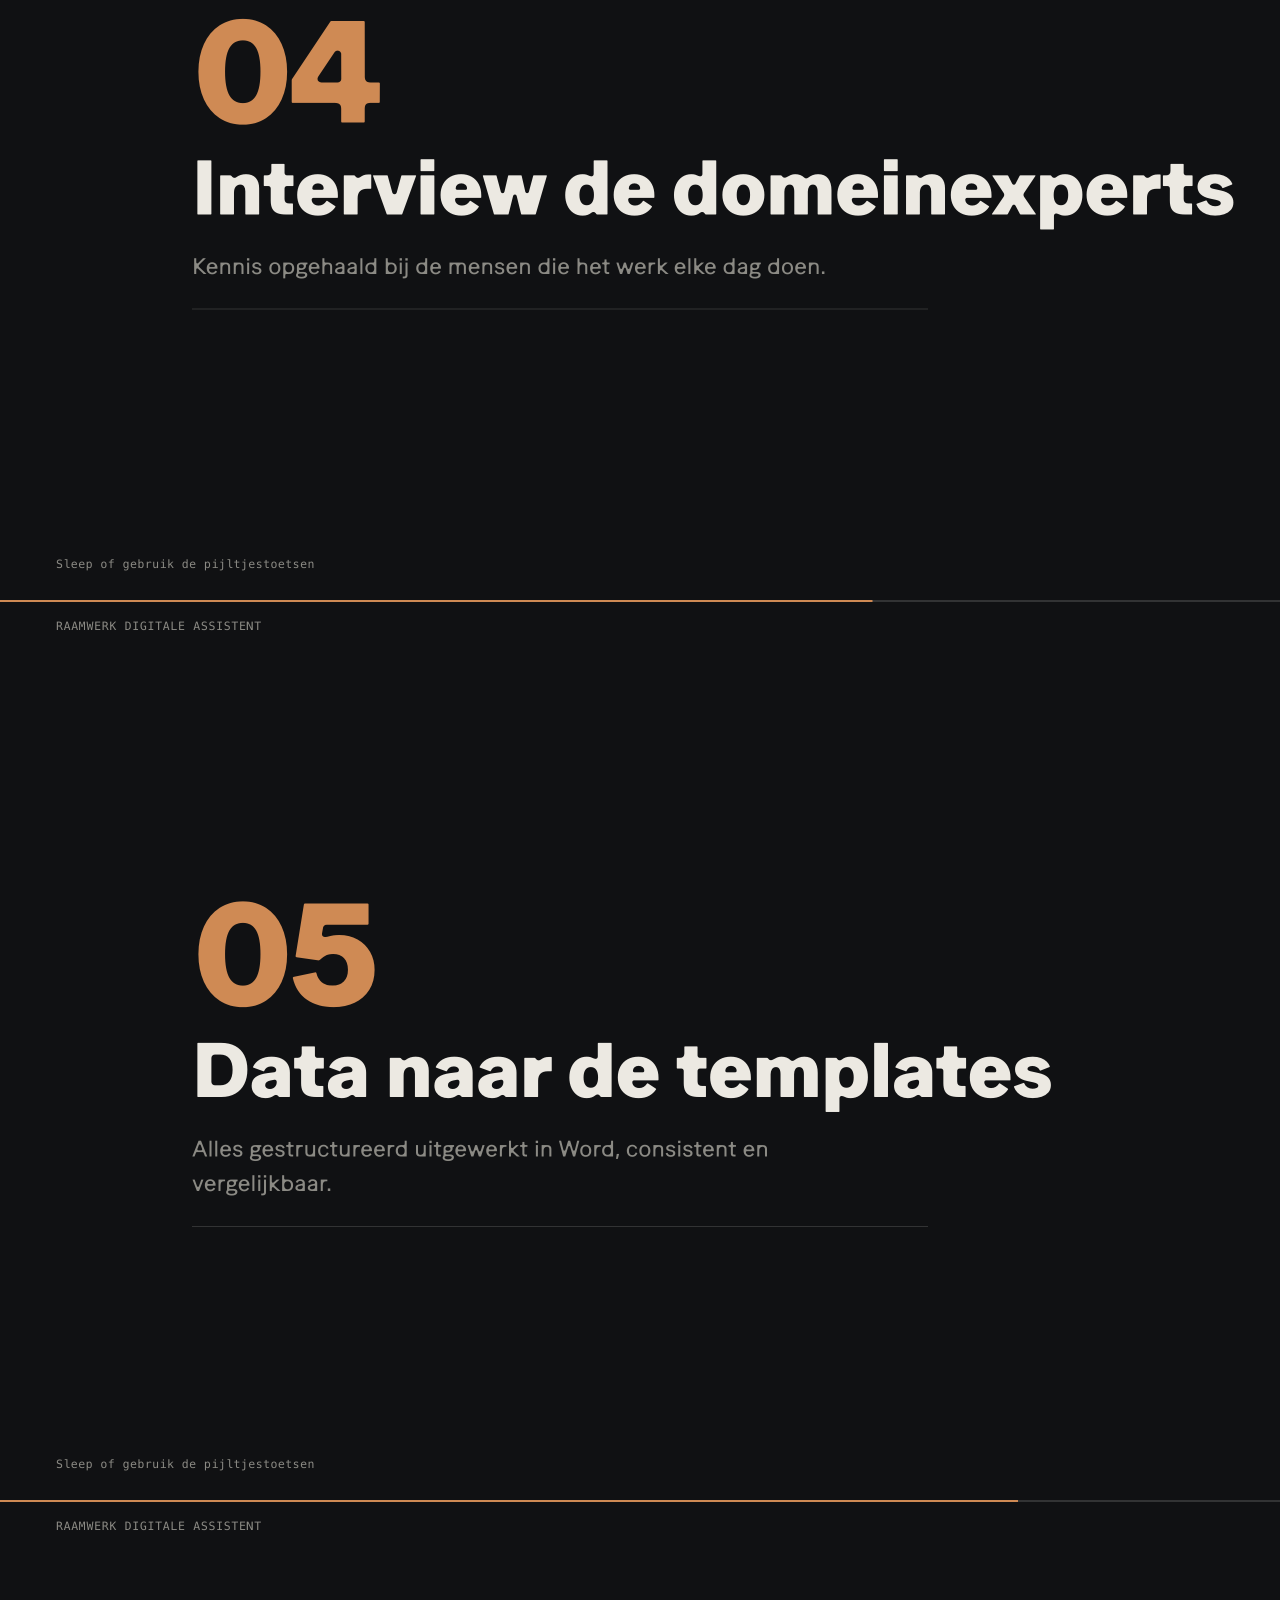
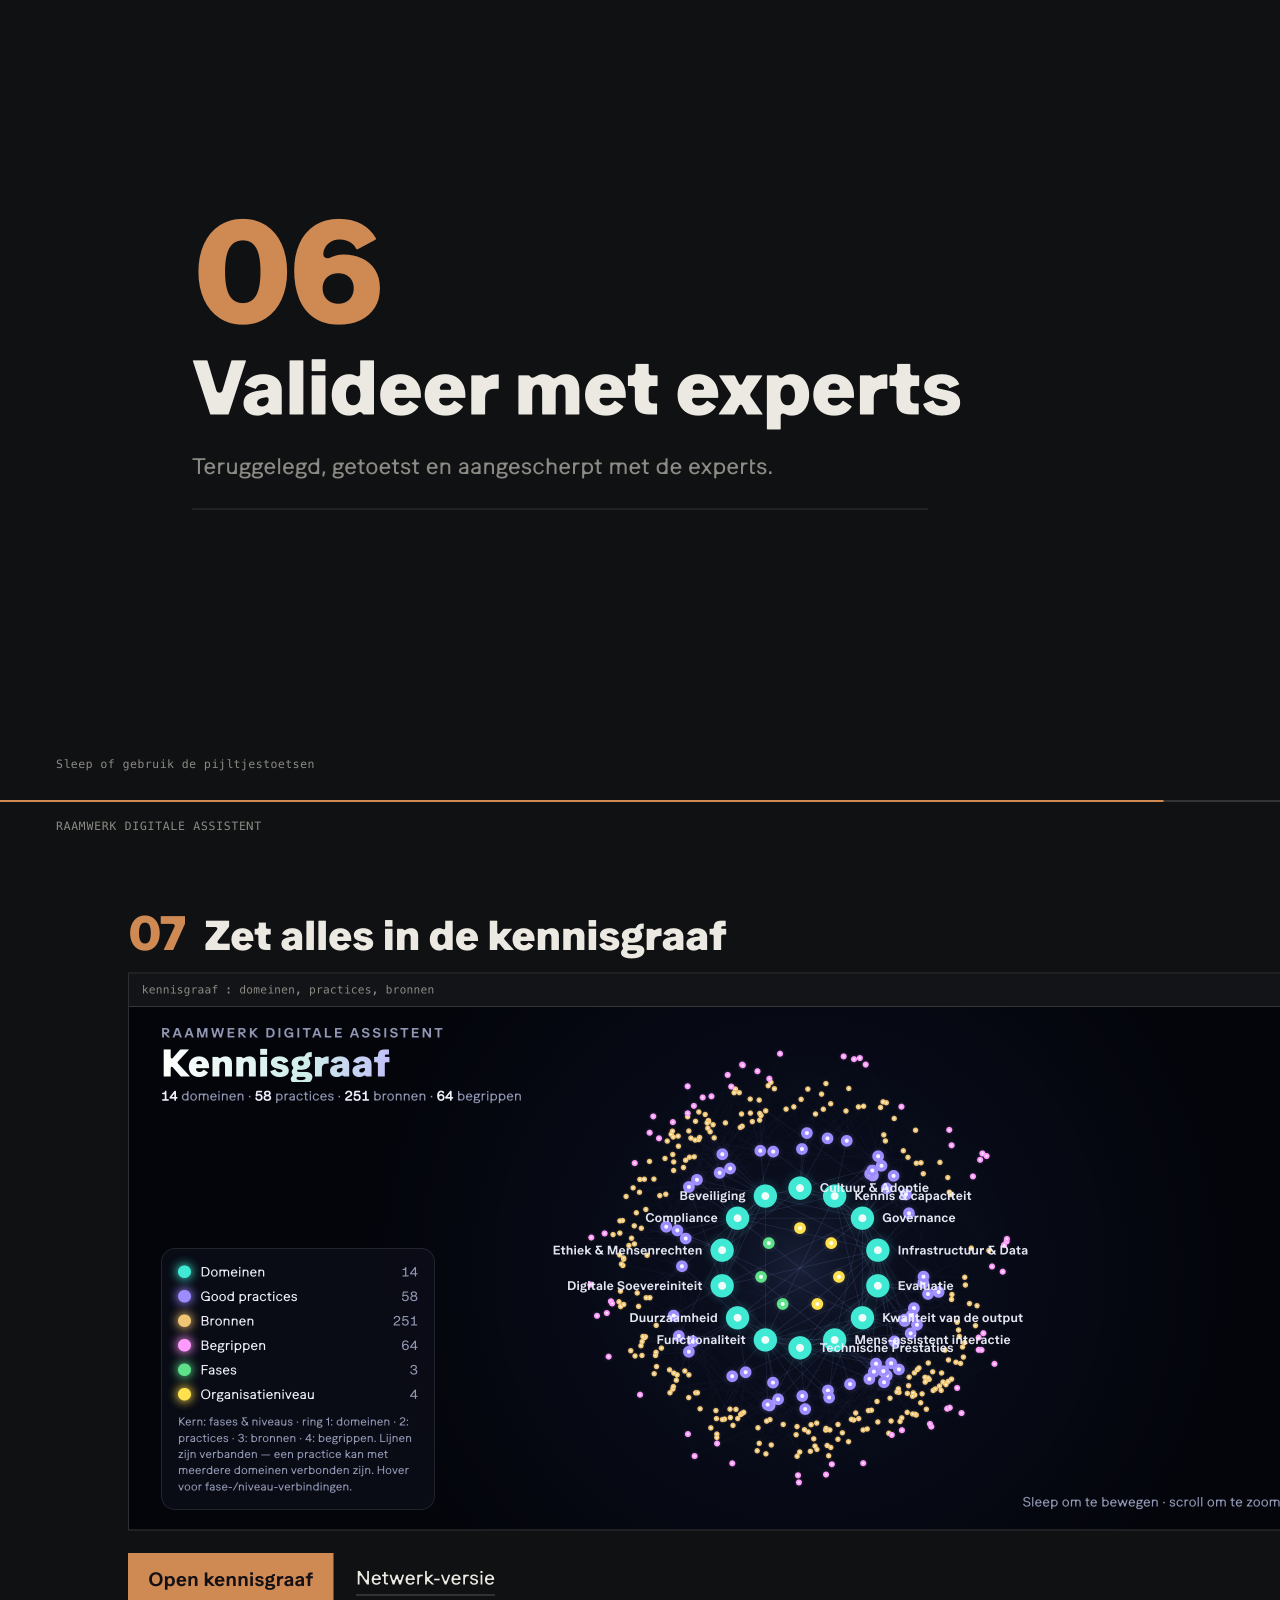
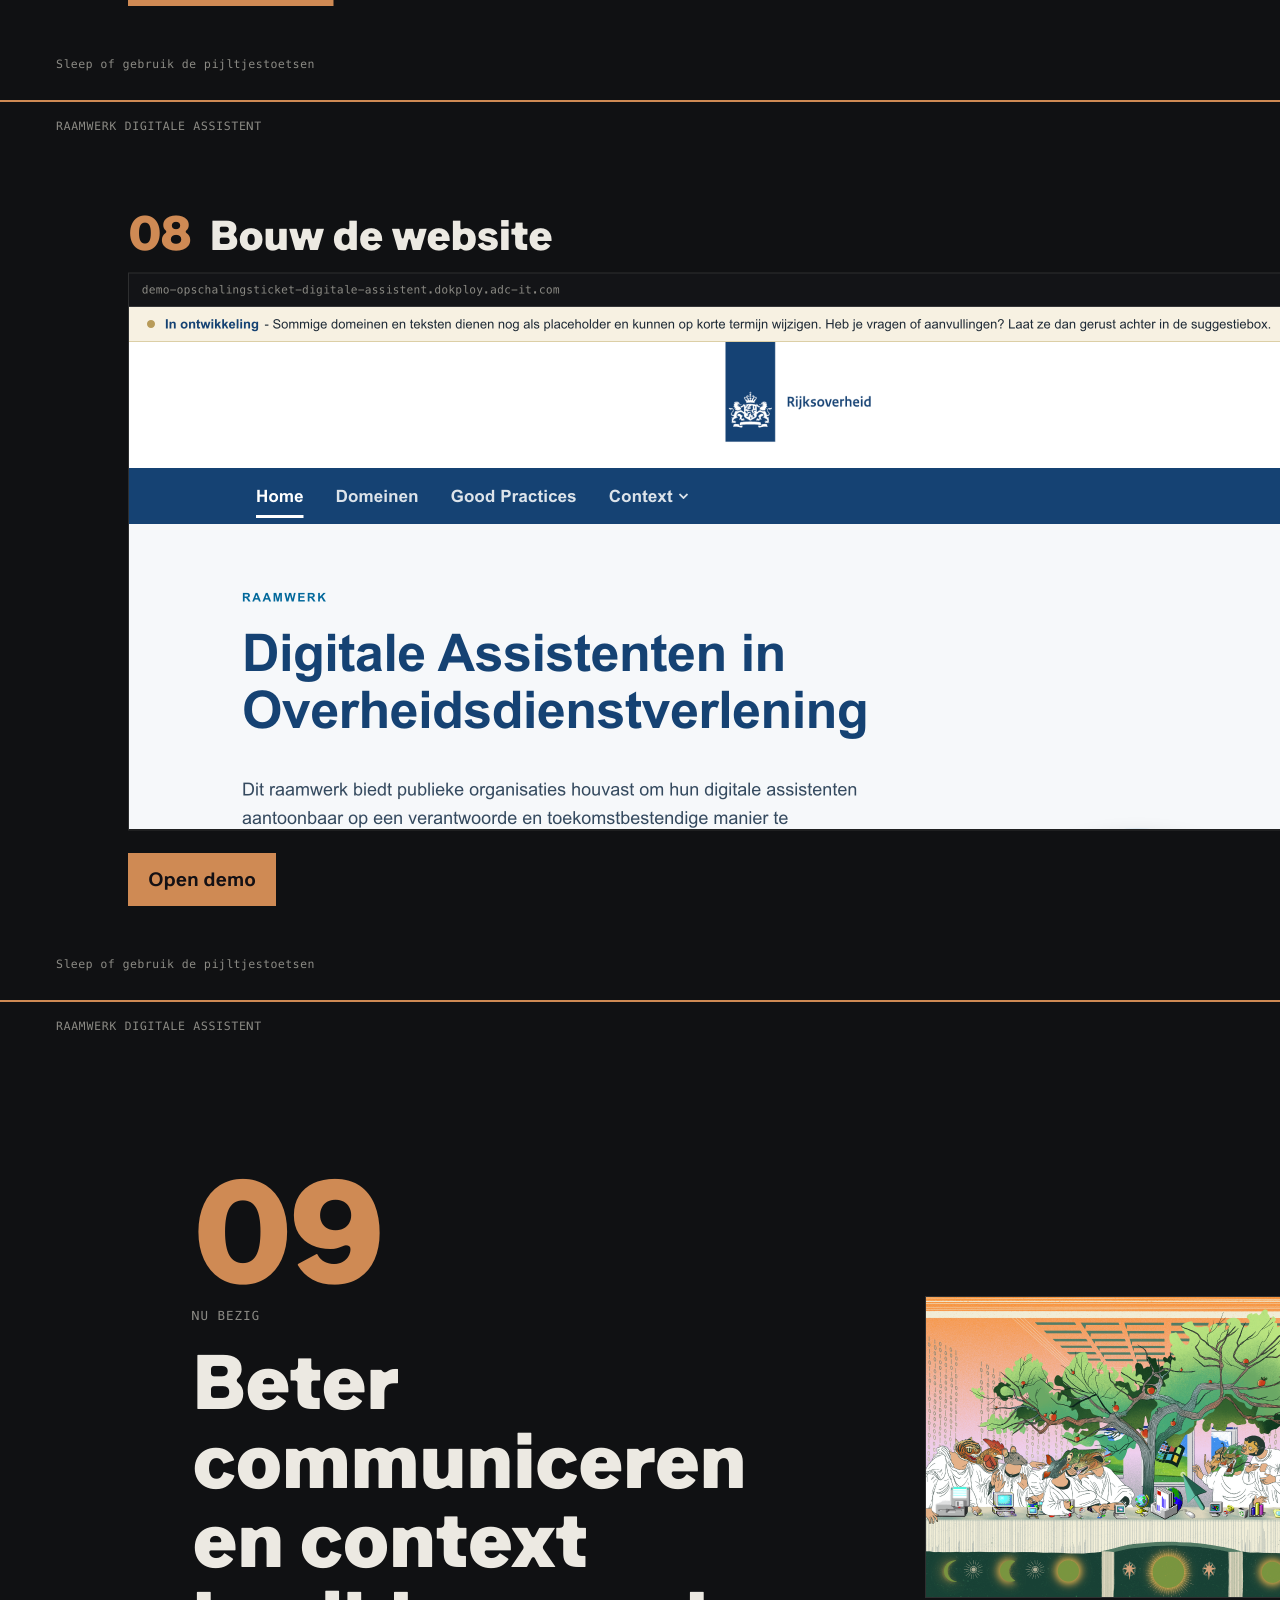
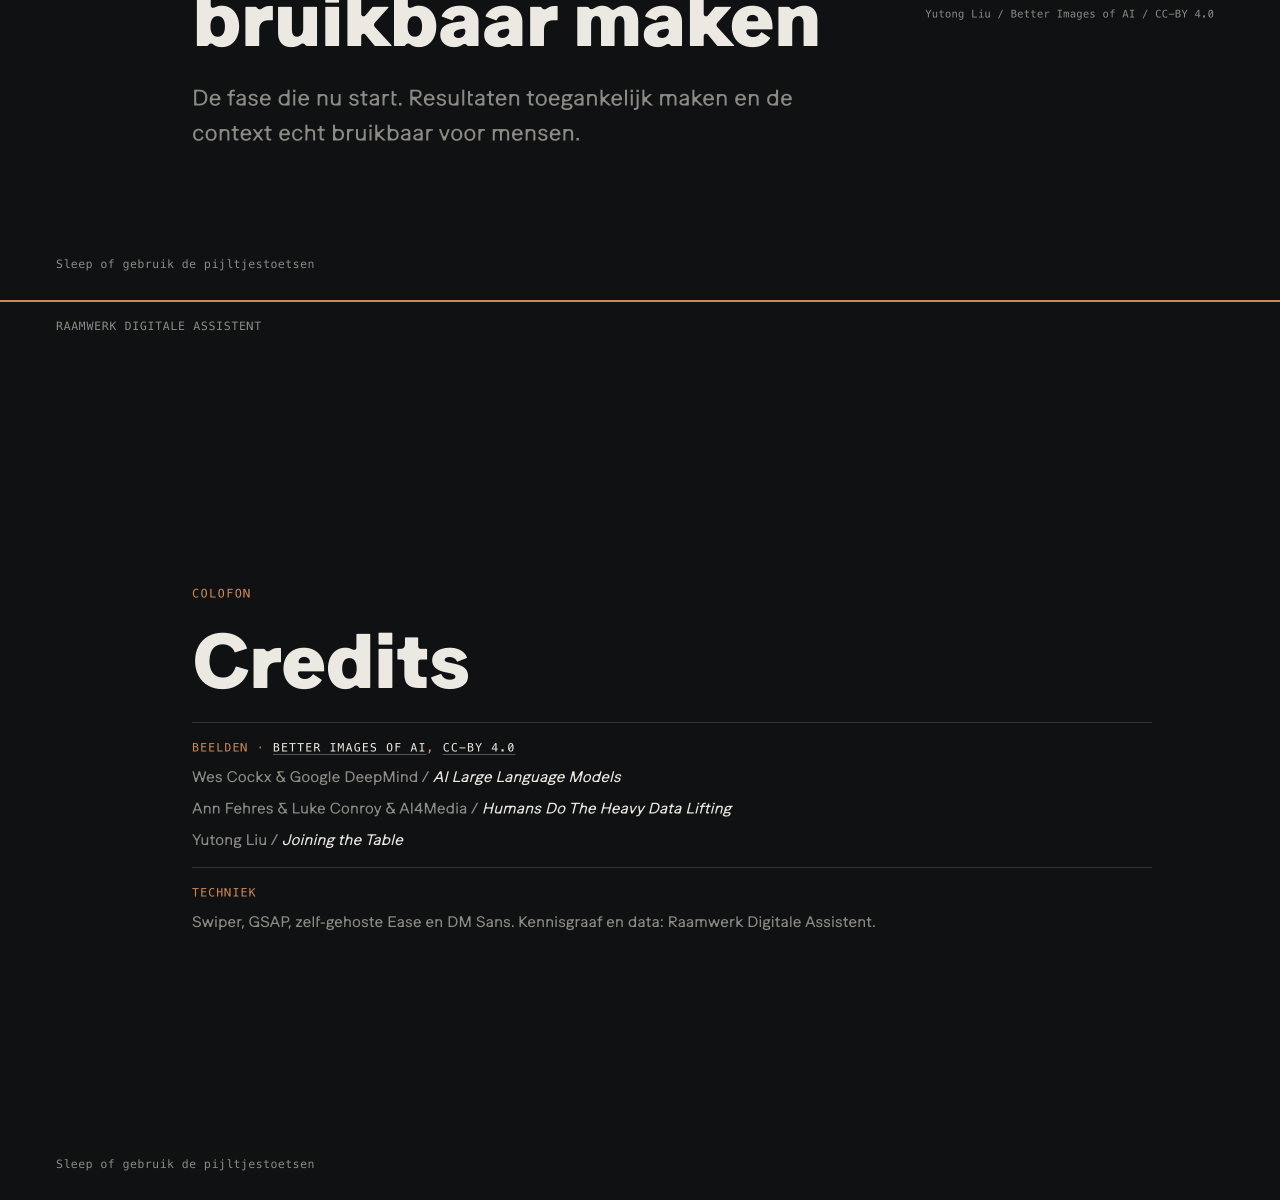
<file: presentatie/export/_pdf.html>
<!doctype html>
<html>
<head>
<meta charset="utf-8" />
<style>
  @page { size: 1600px 900px; margin: 0; }
  * { margin: 0; padding: 0; box-sizing: border-box; }
  html, body { background: #101113; }
  .page { width: 1600px; height: 900px; overflow: hidden; page-break-after: always; break-after: page; }
  .page:last-child { page-break-after: auto; break-after: auto; }
  img { width: 1600px; height: 900px; display: block; }
</style>
</head>
<body>
  <div class="page"><img src="slide-00.png" alt="" /></div>
  <div class="page"><img src="slide-01.png" alt="" /></div>
  <div class="page"><img src="slide-02.png" alt="" /></div>
  <div class="page"><img src="slide-03.png" alt="" /></div>
  <div class="page"><img src="slide-04.png" alt="" /></div>
  <div class="page"><img src="slide-05.png" alt="" /></div>
  <div class="page"><img src="slide-06.png" alt="" /></div>
  <div class="page"><img src="slide-07.png" alt="" /></div>
  <div class="page"><img src="slide-08.png" alt="" /></div>
  <div class="page"><img src="slide-09.png" alt="" /></div>
  <div class="page"><img src="slide-10.png" alt="" /></div>
  <div class="page"><img src="slide-11.png" alt="" /></div>
</body>
</html>
</file>
<file: kennisgraaf/melkweg.css>
/* =========================================================================
   Kennisgraaf — "Melkweg" (galaxy) view. Dependency-free canvas.
   Domains form an inner ring, good practices a middle ring, sources the outer
   ring; constellation lines link practices to their (possibly multiple) domains
   and to their sources. Dark, modern, star-field aesthetic.
   ========================================================================= */

@font-face { font-family:"Ease Display";    src:url("./fonts/EaseDisplay-Regular.woff2") format("woff2");     font-weight:400; font-display:swap; }
@font-face { font-family:"Ease SemiDisplay"; src:url("./fonts/EaseSemiDisplay-Semibold.woff2") format("woff2"); font-weight:600; font-display:swap; }
@font-face { font-family:"Ease SemiDisplay"; src:url("./fonts/EaseSemiDisplay-Black.woff2") format("woff2");    font-weight:900; font-display:swap; }
@font-face { font-family:"DM Sans"; src:url("./fonts/DMSans-Regular.woff2") format("woff2");  font-weight:400; font-display:swap; }
@font-face { font-family:"DM Sans"; src:url("./fonts/DMSans-SemiBold.woff2") format("woff2"); font-weight:600; font-display:swap; }

:root {
  --space-0:#04050b; --space-1:#080a15;
  --ink:#eef0fb; --muted:#9298b4; --line:rgba(255,255,255,.10);
  --c-domain:#3fe9d4; --c-practice:#9d8cff; --c-source:#f0c574;
  --c-begrip:#ff9bfc; --c-phase:#5fe08a; --c-level:#ffe14d;
  --glass:rgba(12,14,26,.66);
  --font-display:"Ease SemiDisplay","DM Sans",system-ui,sans-serif;
  --font-body:"Ease Display","DM Sans",system-ui,sans-serif;
  --step--1:clamp(.76rem,.72rem + .18vw,.84rem);
  --step-0:clamp(.92rem,.88rem + .2vw,1rem);
  --step-1:clamp(1.15rem,1.05rem + .5vw,1.4rem);
  --step-2:clamp(1.6rem,1.3rem + 1.4vw,2.4rem);
  --pill:999px;
  color-scheme:dark;
}

*,*::before,*::after { box-sizing:border-box; }
html,body { height:100%; margin:0; }
body {
  overflow:hidden; background:var(--space-0); color:var(--ink);
  font-family:var(--font-body); font-size:var(--step-0);
  -webkit-font-smoothing:antialiased;
}
button { font:inherit; color:inherit; background:none; border:none; cursor:pointer; }
:focus-visible { outline:2px solid var(--c-practice); outline-offset:2px; }
::-webkit-scrollbar { width:9px; }
::-webkit-scrollbar-thumb { background:rgba(255,255,255,.16); border-radius:99px; border:2px solid transparent; background-clip:padding-box; }

#sky { position:fixed; inset:0; display:block; width:100%; height:100%; cursor:grab; }
#sky.grabbing { cursor:grabbing; }

/* ---- top lockup ---- */
.lockup {
  position:fixed; top:0; left:0; right:0; z-index:10;
  display:flex; align-items:flex-start; gap:1rem;
  padding:1.1rem clamp(1rem,2.4vw,2rem); pointer-events:none;
}
.lockup .brand { pointer-events:auto; }
.eyebrow {
  font-family:var(--font-display); font-weight:600; font-size:var(--step--1);
  text-transform:uppercase; letter-spacing:.16em; color:var(--muted); margin:0;
}
.lockup h1 {
  margin:.15rem 0 0; font-family:var(--font-display); font-weight:900;
  font-size:var(--step-2); line-height:1; letter-spacing:-.01em;
  background:linear-gradient(92deg,#fff, #cfeee9 40%, #b9aaff 75%, #f0c574);
  -webkit-background-clip:text; background-clip:text; color:transparent;
}
.lockup .sub { color:var(--muted); font-size:var(--step--1); margin-top:.35rem; }
.lockup .sub b { color:var(--ink); font-weight:600; font-variant-numeric:tabular-nums; }
.lockup .spacer { flex:1 1 auto; }
.switch {
  pointer-events:auto; align-self:center;
  padding:.45rem .9rem; border:1px solid var(--line); border-radius:var(--pill);
  background:var(--glass); backdrop-filter:blur(8px); -webkit-backdrop-filter:blur(8px);
  color:var(--ink); font-family:var(--font-display); font-weight:600; font-size:var(--step--1);
  text-decoration:none; transition:border-color .15s, background .15s; white-space:nowrap;
}
.switch:hover { border-color:rgba(255,255,255,.35); }

/* ---- legend ---- */
.legend {
  position:fixed; left:clamp(1rem,2.4vw,2rem); bottom:1.2rem; z-index:10;
  display:flex; flex-direction:column; gap:.5rem;
  padding:.9rem 1rem; background:var(--glass);
  backdrop-filter:blur(10px); -webkit-backdrop-filter:blur(10px);
  border:1px solid var(--line); border-radius:14px;
}
.legend .lg { display:flex; align-items:center; gap:.6rem; font-size:var(--step--1); }
.legend .lg .dot { width:.8rem; height:.8rem; border-radius:99px; box-shadow:0 0 10px 1px var(--dc); background:var(--dc); }
.legend .lg .cnt { margin-left:auto; color:var(--muted); font-variant-numeric:tabular-nums; padding-left:1rem; }
.legend .ringnote { color:var(--muted); font-size:.72rem; margin-top:.2rem; max-width:15rem; line-height:1.4; }

.hint {
  position:fixed; right:clamp(1rem,2.4vw,2rem); bottom:1.2rem; z-index:10;
  color:var(--muted); font-size:var(--step--1); pointer-events:none; text-align:right;
}

/* ---- hover tooltip ---- */
.gtip {
  position:fixed; z-index:20; pointer-events:none; display:none;
  padding:.35rem .6rem; background:rgba(6,8,16,.9); color:var(--ink);
  border:1px solid var(--line); border-radius:6px; font-size:var(--step--1);
  transform:translate(-50%,calc(-100% - 12px)); max-width:18rem; box-shadow:0 8px 30px rgba(0,0,0,.5);
}
.gtip .tt-type { font-size:.68rem; text-transform:uppercase; letter-spacing:.09em; color:var(--muted); }

/* ---- detail panel ---- */
.panel {
  position:fixed; top:0; right:0; z-index:15; height:100%;
  width:min(27rem,92vw);
  background:linear-gradient(180deg, rgba(12,14,26,.9), rgba(8,10,20,.92));
  backdrop-filter:blur(16px); -webkit-backdrop-filter:blur(16px);
  border-left:1px solid var(--line); box-shadow:-20px 0 60px rgba(0,0,0,.5);
  transform:translateX(100%); transition:transform .34s cubic-bezier(.2,.7,.2,1);
  display:flex; flex-direction:column;
}
.panel.open { transform:translateX(0); }
.panel-head { padding:1.2rem 1.3rem 1rem; border-bottom:1px solid var(--line); display:flex; gap:.6rem; align-items:flex-start; }
.panel-head .grow { min-width:0; }
.type-tag {
  display:inline-flex; align-items:center; gap:.45rem; font-family:var(--font-display);
  font-weight:600; font-size:.72rem; text-transform:uppercase; letter-spacing:.08em;
  padding:.22rem .6rem; border-radius:var(--pill);
  color:var(--tt); background:color-mix(in srgb,var(--tt) 16%, transparent);
  box-shadow:inset 0 0 0 1px color-mix(in srgb,var(--tt) 40%, transparent);
}
.type-tag .dot { width:.5rem; height:.5rem; border-radius:99px; background:var(--tt); box-shadow:0 0 8px var(--tt); }
.panel h2 { margin:.6rem 0 0; font-family:var(--font-display); font-weight:900; font-size:var(--step-1); line-height:1.12; }
.panel .close { flex:none; width:2rem; height:2rem; display:grid; place-items:center; border:1px solid var(--line); border-radius:99px; color:var(--muted); }
.panel .close:hover { color:var(--ink); background:rgba(255,255,255,.06); }
.panel-body { padding:1rem 1.3rem 2.5rem; overflow:auto; flex:1; }
.panel-body h3 { margin:1.3rem 0 .5rem; font-family:var(--font-display); font-weight:600; font-size:var(--step--1); text-transform:uppercase; letter-spacing:.1em; color:var(--muted); }
.panel-body h3:first-child { margin-top:.2rem; }
.panel-body .lede { font-size:var(--step-1); line-height:1.45; }
.prose p { color:color-mix(in srgb,var(--ink) 82%, var(--muted)); margin:.5rem 0; }
.prose ul { margin:.4rem 0 .4rem 1.1rem; padding:0; } .prose li { margin:.25rem 0; }
.prose strong { color:var(--ink); font-weight:600; }
.prose table { border-collapse:collapse; width:100%; font-size:var(--step--1); margin:.5rem 0; }
.prose th,.prose td { border:1px solid var(--line); padding:.3rem .5rem; text-align:left; vertical-align:top; }
.rel { display:flex; flex-wrap:wrap; gap:.4rem; }
.rel button {
  display:inline-flex; align-items:center; gap:.4rem; max-width:100%;
  padding:.3rem .6rem; border:1px solid var(--line); border-radius:var(--pill);
  font-size:var(--step--1); background:rgba(255,255,255,.03); transition:all .12s;
}
.rel button:hover { border-color:var(--rc); background:rgba(255,255,255,.07); }
.rel button .dot { width:.5rem; height:.5rem; border-radius:99px; background:var(--rc); box-shadow:0 0 8px var(--rc); flex:none; }
.rel button .t { overflow:hidden; text-overflow:ellipsis; white-space:nowrap; }
.openpage {
  display:inline-flex; align-items:center; gap:.5rem; margin-top:1.5rem;
  padding:.6rem 1rem; border-radius:var(--pill); text-decoration:none;
  font-family:var(--font-display); font-weight:600; color:#06070d;
  background:linear-gradient(92deg,#cfeee9,#b9aaff); transition:transform .1s, opacity .15s;
}
.openpage:hover { transform:translateY(-1px); opacity:.94; }
.meta-line { color:var(--muted); font-size:var(--step--1); margin-top:.3rem; }
.meta-line a { color:var(--c-practice); text-decoration:none; word-break:break-all; }
.meta-line a:hover { text-decoration:underline; }

/* ---- zoom controls ---- */
.controls { position:fixed; right:clamp(1rem,2.4vw,2rem); top:50%; transform:translateY(-50%); z-index:10; display:flex; flex-direction:column; gap:.4rem; }
.controls button {
  width:2.4rem; height:2.4rem; display:grid; place-items:center; font-size:1.1rem;
  background:var(--glass); backdrop-filter:blur(8px); -webkit-backdrop-filter:blur(8px);
  border:1px solid var(--line); border-radius:12px; transition:background .12s, transform .1s;
}
.controls button:hover { background:rgba(255,255,255,.08); }
.controls button:active { transform:scale(.92); }

.loading { position:fixed; inset:0; display:grid; place-items:center; z-index:5; color:var(--muted);
  font-family:var(--font-display); letter-spacing:.05em; transition:opacity .5s; }
.loading.hidden { opacity:0; pointer-events:none; }

@media (max-width:760px) {
  .lockup .sub { display:none; }
  .panel { width:100%; }
  .controls { top:auto; bottom:1.2rem; right:1rem; transform:none; flex-direction:row; }
  .hint { display:none; }
}
@media (prefers-reduced-motion:reduce) { .loading { transition:none; } }
</file>
<file: presentatie/presentatie.css>
/* =========================================================================
   Raamwerk Digitale Assistent — interactieve presentatie (swipe deck)
   Swiper + tsParticles + GSAP. Dark editorial look, matched to de kennisgraaf.
   ========================================================================= */

@font-face { font-family:"Ease Display";    src:url("./fonts/EaseDisplay-Regular.woff2") format("woff2");     font-weight:400; font-display:swap; }
@font-face { font-family:"Ease SemiDisplay"; src:url("./fonts/EaseSemiDisplay-Semibold.woff2") format("woff2"); font-weight:600; font-display:swap; }
@font-face { font-family:"Ease SemiDisplay"; src:url("./fonts/EaseSemiDisplay-Black.woff2") format("woff2");    font-weight:900; font-display:swap; }
@font-face { font-family:"DM Sans"; src:url("./fonts/DMSans-Regular.woff2") format("woff2");  font-weight:400; font-display:swap; }
@font-face { font-family:"DM Sans"; src:url("./fonts/DMSans-SemiBold.woff2") format("woff2"); font-weight:600; font-display:swap; }
@font-face { font-family:"DM Sans"; src:url("./fonts/DMSans-Bold.woff2") format("woff2");     font-weight:700 900; font-display:swap; }

:root {
  --bg0:#04050b; --bg1:#0b1022; --ink:#eef0fb; --muted:#9aa0c0; --line:rgba(255,255,255,.12);
  --glass:rgba(12,15,28,.62);
  --c-teal:#3fe9d4; --c-purple:#9d8cff; --c-gold:#f0c574; --c-pink:#ff9bfc; --c-green:#5fe08a; --c-yellow:#ffe14d;
  --accent:var(--c-teal);
  --font-display:"Ease SemiDisplay","DM Sans",system-ui,sans-serif;
  --font-body:"Ease Display","DM Sans",system-ui,sans-serif;
  --maxw:74rem;
  color-scheme:dark;
}

*,*::before,*::after { box-sizing:border-box; }
html,body { height:100%; margin:0; overflow:hidden; }
body {
  background:var(--bg0); color:var(--ink);
  font-family:var(--font-body); -webkit-font-smoothing:antialiased;
  font-size:clamp(1rem,.9rem + .4vw,1.2rem); line-height:1.5;
}
a { color:inherit; }
button { font:inherit; color:inherit; background:none; border:none; cursor:pointer; }
:focus-visible { outline:2px solid var(--accent); outline-offset:3px; }

/* global particle background (behind everything) */
#particles { position:fixed; inset:0; z-index:0; }
#bg-grad { position:fixed; inset:0; z-index:0;
  background:radial-gradient(120% 100% at 50% 0%, #0d1330 0%, #070a16 45%, #04050b 100%); }

/* ---- deck / swiper ---------------------------------------------------- */
.swiper { position:fixed; inset:0; z-index:1; }
.swiper-slide {
  display:flex; align-items:center; justify-content:flex-start;
  padding:clamp(2.5rem,6vh,6rem) clamp(1.5rem,6vw,7rem);
  overflow:hidden;
}
.slide-inner { position:relative; z-index:2; width:100%; max-width:var(--maxw); margin:0 auto; }

/* typography bits */
.eyebrow {
  font-family:var(--font-display); font-weight:600; font-size:clamp(.72rem,.68rem + .2vw,.9rem);
  text-transform:uppercase; letter-spacing:.18em; color:var(--accent); margin:0 0 1rem;
  display:inline-flex; align-items:center; gap:.6rem;
}
.eyebrow::before { content:""; width:1.8rem; height:2px; background:var(--accent); display:inline-block; }
.step-badge {
  font-family:var(--font-display); font-weight:900; line-height:.9;
  font-size:clamp(3rem,2rem + 7vw,7.5rem); letter-spacing:-.03em;
  color:transparent; -webkit-text-stroke:1.5px color-mix(in srgb,var(--accent) 70%, transparent);
  margin:0 0 .5rem;
}
h1.title, h2.title {
  margin:0; font-family:var(--font-display); font-weight:900; letter-spacing:-.02em; line-height:1.02;
  font-size:clamp(2rem,1.3rem + 4.6vw,5rem); text-wrap:balance;
}
.title .hl { color:var(--accent); }
.lede { color:var(--muted); font-size:clamp(1.05rem,.95rem + .6vw,1.5rem); line-height:1.5; max-width:42ch; margin:1.2rem 0 0; }
.lede strong, .def strong { color:var(--ink); font-weight:600; }
.byline { color:var(--muted); font-family:var(--font-display); font-weight:600; font-size:1.05rem; letter-spacing:.02em; margin:1.5rem 0 0; }
.hero-grad {
  background:linear-gradient(96deg,#ffffff, #c9f6ef 35%, #b9aaff 70%, #f0c574);
  -webkit-background-clip:text; background-clip:text; color:transparent;
}

/* reveal animation base (GSAP animates these to visible) */
[data-reveal] { opacity:0; will-change:transform,opacity; }

/* ---- layout variants -------------------------------------------------- */
.split { display:grid; grid-template-columns:1.05fr .95fr; gap:clamp(2rem,4vw,4.5rem); align-items:center; }
@media (max-width:900px){ .split { grid-template-columns:1fr; } .split .media { order:-1; } }

.media { position:relative; border-radius:6px; overflow:hidden; border:1px solid var(--line);
  box-shadow:0 30px 80px -40px rgba(0,0,0,.8); aspect-ratio:16/10; background:#0a0d1a; }
.media img { width:100%; height:100%; object-fit:cover; display:block; }
.media .credit {
  position:absolute; left:0; right:0; bottom:0; padding:.5rem .7rem;
  font-size:.66rem; color:rgba(255,255,255,.72); background:linear-gradient(0deg,rgba(0,0,0,.6),transparent);
  text-align:right;
}

/* hero */
.hero .slide-inner { max-width:82rem; }
.hero .title { font-size:clamp(2.4rem,1.4rem + 6vw,6.5rem); }
.hero-media { margin-top:2rem; }

/* definition */
.def-card {
  border:1px solid var(--line); background:var(--glass);
  backdrop-filter:blur(10px); -webkit-backdrop-filter:blur(10px);
  border-radius:10px; padding:clamp(1.5rem,3vw,3rem); max-width:56rem;
}
.def { font-size:clamp(1.2rem,1rem + 1vw,1.9rem); line-height:1.5; margin:.6rem 0 0; }
.def .mark { color:var(--accent); font-weight:600; }

/* counters / chips (templates slide) */
.stats { display:flex; flex-wrap:wrap; gap:clamp(1.5rem,4vw,4rem); margin-top:1.5rem; }
.stat .num { font-family:var(--font-display); font-weight:900; font-size:clamp(2.4rem,1.5rem + 4vw,4.5rem);
  line-height:1; color:var(--accent); font-variant-numeric:tabular-nums; }
.stat .lbl { color:var(--muted); font-size:.95rem; margin-top:.2rem; }
.chips { display:flex; flex-wrap:wrap; gap:.5rem; margin-top:1.8rem; max-width:60rem; }
.chip {
  padding:.4rem .85rem; border:1px solid var(--line); border-radius:999px; font-size:.9rem;
  background:rgba(255,255,255,.03); white-space:nowrap;
}
.chip.fund { border-color:color-mix(in srgb,var(--c-teal) 55%,transparent); color:#d7fbf5; }

/* icon motif row (steps without image) */
.motif { display:flex; gap:.8rem; margin-top:2rem; flex-wrap:wrap; }
.motif .m {
  width:3rem; height:3rem; border-radius:12px; display:grid; place-items:center;
  border:1px solid var(--line); background:rgba(255,255,255,.03); color:var(--accent);
}
.tag {
  display:inline-block; margin-top:1.4rem; padding:.35rem .8rem; border-radius:999px;
  border:1px solid color-mix(in srgb,var(--accent) 50%,transparent);
  color:var(--accent); font-family:var(--font-display); font-weight:600; font-size:.8rem;
  text-transform:uppercase; letter-spacing:.08em;
}

/* browser frame (graph + demo iframes) */
.browser {
  border:1px solid var(--line); border-radius:10px; overflow:hidden; background:#0a0d1a;
  box-shadow:0 40px 100px -50px rgba(0,0,0,.85); width:100%; height:min(64vh,620px);
  display:flex; flex-direction:column;
}
.browser .bar { display:flex; align-items:center; gap:.5rem; padding:.5rem .8rem; background:#11162a; border-bottom:1px solid var(--line); }
.browser .bar .dot { width:.7rem; height:.7rem; border-radius:99px; background:#33384f; }
.browser .bar .dot.r{background:#ff5f57}.browser .bar .dot.y{background:#febc2e}.browser .bar .dot.g{background:#28c840}
.browser .bar .addr { margin-left:.6rem; flex:1; font-size:.72rem; color:var(--muted);
  background:#0a0d1a; border:1px solid var(--line); border-radius:99px; padding:.25rem .7rem;
  overflow:hidden; text-overflow:ellipsis; white-space:nowrap; }
.browser iframe { flex:1; width:100%; border:0; background:#04050b; }
.demo-actions { margin-top:1.3rem; display:flex; gap:.8rem; align-items:center; flex-wrap:wrap; }
.btn {
  display:inline-flex; align-items:center; gap:.5rem; padding:.7rem 1.2rem; border-radius:999px;
  font-family:var(--font-display); font-weight:600; text-decoration:none; color:#06070d;
  background:linear-gradient(92deg,#c9f6ef,#b9aaff); transition:transform .12s, opacity .15s;
}
.btn:hover { transform:translateY(-2px); opacity:.94; }
.btn.ghost { background:none; color:var(--ink); border:1px solid var(--line); }
.btn.ghost:hover { border-color:var(--accent); }

.slide.full .slide-inner { max-width:88rem; }
.slide.full .head { display:flex; align-items:baseline; gap:1rem; flex-wrap:wrap; margin-bottom:1rem; }
.slide.full .head .title { font-size:clamp(1.6rem,1.2rem + 2.4vw,3rem); }

/* credits */
.credits ul { list-style:none; margin:1rem 0 0; padding:0; display:grid; gap:.7rem; max-width:60rem; }
.credits li { color:var(--muted); font-size:.95rem; line-height:1.45; }
.credits li b { color:var(--ink); font-weight:600; }
.credits a { color:var(--accent); text-decoration:none; }
.credits a:hover { text-decoration:underline; }
.credits .sub { margin-top:1.6rem; }

/* ---- deck chrome (fixed) ---------------------------------------------- */
.brandmark { position:fixed; top:1.1rem; left:1.4rem; z-index:20; display:flex; align-items:center; gap:.6rem;
  font-family:var(--font-display); font-weight:600; font-size:.78rem; letter-spacing:.14em; text-transform:uppercase; color:var(--muted); }
.brandmark .d { width:.7rem; height:.7rem; border-radius:99px; background:var(--accent); box-shadow:0 0 12px var(--accent); }

.progress { position:fixed; top:0; left:0; height:3px; z-index:25; background:var(--accent);
  box-shadow:0 0 12px var(--accent); width:0; transition:width .4s cubic-bezier(.2,.7,.2,1); }

.swiper-pagination { position:fixed !important; right:1.4rem !important; left:auto !important;
  top:50% !important; bottom:auto !important; transform:translateY(-50%); width:auto !important;
  display:flex; flex-direction:column; gap:.55rem; z-index:20; }
.swiper-pagination-bullet { width:.5rem; height:.5rem; margin:0 !important; background:var(--muted); opacity:.5;
  transition:all .25s; border-radius:99px; }
.swiper-pagination-bullet-active { background:var(--accent); opacity:1; height:1.4rem; box-shadow:0 0 10px var(--accent); }

.deck-nav { position:fixed; bottom:1.2rem; right:1.4rem; z-index:20; display:flex; gap:.5rem; }
.deck-nav button {
  width:2.6rem; height:2.6rem; display:grid; place-items:center; border-radius:12px; font-size:1.1rem;
  background:var(--glass); backdrop-filter:blur(8px); -webkit-backdrop-filter:blur(8px);
  border:1px solid var(--line); transition:background .12s, transform .1s, opacity .2s; color:var(--ink);
}
.deck-nav button:hover { background:rgba(255,255,255,.08); }
.deck-nav button:active { transform:scale(.92); }
.deck-nav button.swiper-button-disabled { opacity:.3; pointer-events:none; }

.hint { position:fixed; bottom:1.5rem; left:1.4rem; z-index:20; color:var(--muted); font-size:.78rem; }
.counter { position:fixed; bottom:1.5rem; left:50%; transform:translateX(-50%); z-index:20;
  color:var(--muted); font-size:.78rem; font-variant-numeric:tabular-nums; letter-spacing:.05em; }
.counter b { color:var(--ink); }

@media (max-width:720px){
  .swiper-pagination{ display:none; }
  .hint{ display:none; }
  .split{ gap:1.4rem; }
}
@media (prefers-reduced-motion:reduce){
  [data-reveal]{ opacity:1 !important; }
  .progress{ transition:none; }
}
</file>
<file: kennisgraaf/styles.css>
/* =========================================================================
   Kennisgraaf — standalone interactive knowledge graph
   Design language adapted from AP_microsite (editorial: paper/ink + accents,
   fluid type, self-hosted Ease display font, sharp corners, hairline rules).
   ========================================================================= */

/* ---- fonts (self-hosted, relative) ------------------------------------- */
@font-face { font-family:"Ease Display";    src:url("./fonts/EaseDisplay-Regular.woff2") format("woff2");     font-weight:400; font-style:normal; font-display:swap; }
@font-face { font-family:"Ease SemiDisplay"; src:url("./fonts/EaseSemiDisplay-Semibold.woff2") format("woff2"); font-weight:600; font-style:normal; font-display:swap; }
@font-face { font-family:"Ease SemiDisplay"; src:url("./fonts/EaseSemiDisplay-Black.woff2") format("woff2");    font-weight:900; font-style:normal; font-display:swap; }
@font-face { font-family:"DM Sans"; src:url("./fonts/DMSans-Regular.woff2") format("woff2");  font-weight:400; font-style:normal; font-display:swap; }
@font-face { font-family:"DM Sans"; src:url("./fonts/DMSans-SemiBold.woff2") format("woff2"); font-weight:600; font-style:normal; font-display:swap; }
@font-face { font-family:"DM Sans"; src:url("./fonts/DMSans-Bold.woff2") format("woff2");     font-weight:700 900; font-style:normal; font-display:swap; }

/* ---- tokens ------------------------------------------------------------ */
:root {
  --paper:#fafaf7; --ink:#14171a; --muted:#6b7178; --line:#e6e4dd;
  --surface:#ffffff;                 /* raised frosted panels */
  --surface-2:#f4f2ec;

  /* six brand accents */
  --c-teal:#2bebcb; --c-pink:#ff9bfc; --c-gold:#e5c574;
  --c-yellow:#fff347; --c-green:#58eb81; --c-purple:#a187ff;

  /* node-type colours (the primary encoding; read by app.js via getComputedStyle) */
  --node-domain:#17b9a0;     /* teal, darkened for contrast on paper */
  --node-practice:#7b61ff;   /* purple */
  --node-bron:#c99a2e;       /* gold, darkened */
  --node-begrip:#e46fd6;     /* pink, darkened */
  --node-phase:#2fb457;      /* green */
  --node-level:#c9a400;      /* yellow, darkened */
  --node-categorie:#8b9099;  /* grey */

  --font-display:"Ease SemiDisplay","DM Sans",system-ui,sans-serif;
  --font-body:"Ease Display","DM Sans",system-ui,sans-serif;

  --step--1:clamp(.78rem,.74rem + .18vw,.86rem);
  --step-0: clamp(.94rem,.9rem + .2vw,1.02rem);
  --step-1: clamp(1.15rem,1.05rem + .5vw,1.45rem);
  --step-2: clamp(1.5rem,1.25rem + 1.2vw,2.3rem);
  --step-3: clamp(2rem,1.5rem + 2.4vw,3.2rem);

  --space-1:.5rem; --space-2:1rem; --space-3:1.5rem; --space-4:2.5rem;
  --radius:0; --radius-card:2px; --pill:999px;
  --rail-w:19rem; --panel-w:27rem;

  --shadow-panel:0 18px 50px -28px rgba(20,23,26,.55);
  --shadow-float:0 8px 26px -18px rgba(20,23,26,.5);
  color-scheme:light;
}

:root[data-theme="dark"] {
  --paper:#111113; --ink:#f3f3f1; --muted:#9a9b9d; --line:#2c2c31;
  --surface:#1a1a1d; --surface-2:#232327;

  /* keep hue in dark mode (colour == node type) — lifted for contrast on dark paper */
  --node-domain:#3fe6cb; --node-practice:#a794ff; --node-bron:#e5c574;
  --node-begrip:#ff9bfc; --node-phase:#5fe088; --node-level:#f4e04d;
  --node-categorie:#9aa0aa;

  --shadow-panel:0 18px 50px -20px rgba(0,0,0,.7);
  --shadow-float:0 10px 30px -14px rgba(0,0,0,.6);
  color-scheme:dark;
}

/* ---- reset ------------------------------------------------------------- */
*,*::before,*::after { box-sizing:border-box; }
html,body { height:100%; }
body {
  margin:0; overflow:hidden;
  background:var(--paper); color:var(--ink);
  font-family:var(--font-body); font-size:var(--step-0); line-height:1.5;
  -webkit-font-smoothing:antialiased; text-rendering:optimizeLegibility;
}
button { font:inherit; color:inherit; cursor:pointer; background:none; border:none; }
:focus-visible { outline:2.5px solid var(--node-practice); outline-offset:2px; }
::-webkit-scrollbar { width:10px; height:10px; }
::-webkit-scrollbar-thumb { background:color-mix(in srgb,var(--muted) 40%,transparent); border-radius:99px; border:2px solid transparent; background-clip:padding-box; }
::-webkit-scrollbar-track { background:transparent; }

.eyebrow {
  font-family:var(--font-display); font-weight:600; font-size:var(--step--1);
  text-transform:uppercase; letter-spacing:.14em; color:var(--muted);
}

/* ---- app shell --------------------------------------------------------- */
#app { display:grid; grid-template-rows:auto 1fr; height:100vh; height:100dvh; }

/* ---- top bar ----------------------------------------------------------- */
.topbar {
  display:flex; align-items:center; gap:var(--space-3);
  padding:.7rem clamp(1rem,2vw,1.6rem);
  border-bottom:1px solid var(--line);
  background:color-mix(in srgb,var(--paper) 86%,transparent);
  backdrop-filter:saturate(1.2) blur(10px);
  -webkit-backdrop-filter:saturate(1.2) blur(10px);
  z-index:20;
}
.brand { display:flex; flex-direction:column; gap:.1rem; min-width:0; }
.brand h1 {
  margin:0; font-family:var(--font-display); font-weight:900;
  font-size:var(--step-2); line-height:1; letter-spacing:-.02em;
}
.brand .sub { color:var(--muted); font-size:var(--step--1); white-space:nowrap;
  overflow:hidden; text-overflow:ellipsis; }
.brand .sub b { color:var(--ink); font-weight:600; font-variant-numeric:tabular-nums; }

.topbar-spacer { flex:1 1 auto; }
.topbar-tools { display:flex; align-items:center; gap:.6rem; }

/* search */
.search { position:relative; }
.search input {
  width:min(46vw,20rem); padding:.5rem .8rem .5rem 2rem;
  background:var(--surface); color:var(--ink);
  border:1px solid var(--line); border-radius:var(--pill);
  font-family:var(--font-body); font-size:var(--step-0);
  transition:border-color .15s, box-shadow .15s;
}
.search input:focus { border-color:var(--node-practice); box-shadow:0 0 0 3px color-mix(in srgb,var(--node-practice) 22%,transparent); outline:none; }
.search .ic { position:absolute; left:.6rem; top:50%; transform:translateY(-50%); color:var(--muted); pointer-events:none; }
.search-results {
  position:absolute; top:calc(100% + .4rem); left:0; right:0; z-index:40;
  max-height:min(50vh,22rem); overflow:auto;
  background:var(--surface); border:1px solid var(--line);
  box-shadow:var(--shadow-panel); display:none;
}
.search-results.open { display:block; }
.search-results button {
  display:flex; align-items:center; gap:.5rem; width:100%; text-align:left;
  padding:.5rem .7rem; border-bottom:1px solid var(--line); font-size:var(--step--1);
}
.search-results button:last-child { border-bottom:none; }
.search-results button:hover, .search-results button.active { background:var(--surface-2); }
.search-results .type-tag { margin-left:auto; }
.search-empty { padding:.7rem; color:var(--muted); font-size:var(--step--1); }

/* icon buttons in topbar */
.iconbtn {
  display:inline-grid; place-items:center; width:2.3rem; height:2.3rem;
  border:1px solid var(--line); border-radius:var(--pill);
  background:var(--surface); color:var(--ink); transition:background .15s,border-color .15s,transform .1s;
}
.iconbtn:hover { background:var(--surface-2); border-color:var(--muted); }
.iconbtn:active { transform:scale(.94); }
.iconbtn .moon { display:none; }
:root[data-theme="dark"] .iconbtn .sun { display:none; }
:root[data-theme="dark"] .iconbtn .moon { display:block; }

.filters-toggle { display:none; }

.switchlink {
  display:inline-flex; align-items:center; gap:.4rem; white-space:nowrap;
  padding:.5rem .9rem; border:1px solid var(--line); border-radius:var(--pill);
  background:var(--surface); color:var(--ink); text-decoration:none;
  font-family:var(--font-display); font-weight:600; font-size:var(--step--1);
  transition:border-color .15s, background .15s, transform .1s;
}
.switchlink:hover { background:var(--surface-2); border-color:var(--muted); }
.switchlink:active { transform:scale(.97); }

/* ---- stage (graph + floating panels) ----------------------------------- */
.stage { position:relative; overflow:hidden; }
#graph { position:absolute; inset:0; }
#graph canvas { display:block; }

.loading {
  position:absolute; inset:0; display:grid; place-items:center; z-index:5;
  color:var(--muted); font-family:var(--font-display); letter-spacing:.04em;
  transition:opacity .4s; pointer-events:none;
}
.loading.hidden { opacity:0; }
.loading .dot { display:inline-block; width:.5rem; height:.5rem; border-radius:99px;
  background:var(--node-practice); margin:0 .15rem; animation:pulse 1.1s infinite ease-in-out; }
.loading .dot:nth-child(2){ animation-delay:.15s; } .loading .dot:nth-child(3){ animation-delay:.3s; }
@keyframes pulse { 0%,80%,100%{ opacity:.25; transform:scale(.8);} 40%{ opacity:1; transform:scale(1);} }

/* ---- rail (filters + legend) ------------------------------------------ */
.rail {
  position:absolute; top:1rem; left:1rem; z-index:15;
  width:var(--rail-w); max-height:calc(100% - 2rem); overflow:auto;
  padding:1.1rem 1.1rem 1.3rem;
  background:color-mix(in srgb,var(--surface) 90%,transparent);
  backdrop-filter:saturate(1.15) blur(10px); -webkit-backdrop-filter:saturate(1.15) blur(10px);
  border:1px solid var(--line); box-shadow:var(--shadow-float);
}
.rail h2 {
  margin:0 0 .5rem; font-family:var(--font-display); font-weight:600;
  font-size:var(--step--1); text-transform:uppercase; letter-spacing:.1em; color:var(--muted);
}
.rail .group + .group { margin-top:1.2rem; }
.rail .group-head { display:flex; align-items:baseline; justify-content:space-between; }
.rail .reset {
  font-size:var(--step--1); color:var(--muted); text-decoration:underline;
  text-underline-offset:3px; text-transform:none; letter-spacing:0; font-family:var(--font-body);
}
.rail .reset:hover { color:var(--ink); }

/* type filter rows (legend + toggle in one) */
.legend { display:flex; flex-direction:column; gap:.15rem; }
.legrow {
  display:flex; align-items:center; gap:.6rem; width:100%; text-align:left;
  padding:.4rem .5rem; border-radius:var(--radius-card); transition:background .12s;
}
.legrow:hover { background:var(--surface-2); }
.legrow .swatch { width:.85rem; height:.85rem; border-radius:99px; flex:none; box-shadow:0 0 0 3px color-mix(in srgb,var(--sw) 20%,transparent); background:var(--sw); }
.legrow .lbl { font-size:var(--step-0); }
.legrow .cnt { margin-left:auto; color:var(--muted); font-size:var(--step--1); font-variant-numeric:tabular-nums; }
.legrow.off { opacity:.4; }
.legrow.off .swatch { background:var(--muted); box-shadow:none; }

/* pill chips for secondary filters (phases / levels / categories) */
.chips { display:flex; flex-wrap:wrap; gap:.4rem; }
.chip {
  padding:.28rem .7rem; border:1px solid var(--line); border-radius:var(--pill);
  font-size:var(--step--1); color:var(--muted); background:var(--surface);
  transition:all .12s; white-space:nowrap;
}
.chip:hover { border-color:var(--muted); color:var(--ink); }
.chip.on { background:var(--ink); color:var(--paper); border-color:var(--ink); }
.subhint { color:var(--muted); font-size:var(--step--1); margin:.15rem 0 .5rem; }

/* ---- zoom controls ----------------------------------------------------- */
.controls { position:absolute; left:1rem; bottom:1rem; z-index:15; display:flex; flex-direction:column; gap:.4rem; }
.controls button {
  width:2.4rem; height:2.4rem; display:grid; place-items:center;
  background:color-mix(in srgb,var(--surface) 92%,transparent);
  backdrop-filter:blur(8px); -webkit-backdrop-filter:blur(8px);
  border:1px solid var(--line); box-shadow:var(--shadow-float);
  font-size:1.1rem; line-height:1; transition:background .12s,transform .1s;
}
.controls button:hover { background:var(--surface-2); }
.controls button:active { transform:scale(.92); }

.hint {
  position:absolute; right:1rem; bottom:1rem; z-index:12;
  color:var(--muted); font-size:var(--step--1); pointer-events:none;
  background:color-mix(in srgb,var(--paper) 60%,transparent); padding:.2rem .5rem;
  transition:opacity .3s;
}

/* ---- detail panel ------------------------------------------------------ */
.panel {
  position:absolute; top:0; right:0; z-index:18;
  width:min(var(--panel-w),92vw); height:100%;
  background:color-mix(in srgb,var(--surface) 94%,transparent);
  backdrop-filter:saturate(1.15) blur(12px); -webkit-backdrop-filter:saturate(1.15) blur(12px);
  border-left:1px solid var(--line); box-shadow:var(--shadow-panel);
  transform:translateX(100%); transition:transform .32s cubic-bezier(.2,.7,.2,1);
  display:flex; flex-direction:column;
}
.panel.open { transform:translateX(0); }
.panel-head {
  padding:1.1rem 1.2rem .9rem; border-bottom:1px solid var(--line);
  display:flex; align-items:flex-start; gap:.6rem;
}
.panel-head .grow { min-width:0; }
.type-tag {
  display:inline-flex; align-items:center; gap:.4rem;
  font-family:var(--font-display); font-weight:600; font-size:.72rem;
  text-transform:uppercase; letter-spacing:.08em;
  padding:.2rem .55rem; border-radius:var(--pill);
  color:var(--tt-ink,var(--ink)); background:color-mix(in srgb,var(--tt,var(--muted)) 16%,transparent);
}
.type-tag .dot { width:.5rem; height:.5rem; border-radius:99px; background:var(--tt,var(--muted)); }
.panel h2 {
  margin:.55rem 0 0; font-family:var(--font-display); font-weight:900;
  font-size:var(--step-1); line-height:1.1; letter-spacing:-.01em;
}
.panel .close {
  flex:none; width:2rem; height:2rem; display:grid; place-items:center;
  border:1px solid var(--line); border-radius:var(--pill); color:var(--muted);
}
.panel .close:hover { color:var(--ink); background:var(--surface-2); }

.panel-body { padding:1rem 1.2rem 2rem; overflow:auto; flex:1 1 auto; }
.panel-body h3 {
  margin:1.3rem 0 .5rem; font-family:var(--font-display); font-weight:600;
  font-size:var(--step--1); text-transform:uppercase; letter-spacing:.1em; color:var(--muted);
}
.panel-body h3:first-child { margin-top:.2rem; }
.panel-body p { margin:.5rem 0; }
.panel-body .lede { font-size:var(--step-1); line-height:1.45; color:var(--ink); }
.prose p { color:color-mix(in srgb,var(--ink) 88%,var(--muted)); }
.prose ul { margin:.4rem 0 .4rem 1.1rem; padding:0; }
.prose li { margin:.25rem 0; }
.prose strong { font-weight:600; }
.prose table { border-collapse:collapse; width:100%; font-size:var(--step--1); margin:.5rem 0; }
.prose th, .prose td { border:1px solid var(--line); padding:.3rem .5rem; text-align:left; vertical-align:top; }
.prose th { background:var(--surface-2); font-weight:600; }

/* relation chips inside panel */
.rel { display:flex; flex-wrap:wrap; gap:.4rem; }
.rel button {
  display:inline-flex; align-items:center; gap:.4rem; max-width:100%;
  padding:.3rem .6rem; border:1px solid var(--line); border-radius:var(--pill);
  font-size:var(--step--1); background:var(--surface); transition:all .12s;
}
.rel button:hover { border-color:var(--rc,var(--muted)); background:var(--surface-2); }
.rel button .dot { width:.5rem; height:.5rem; border-radius:99px; background:var(--rc,var(--muted)); flex:none; }
.rel button .t { overflow:hidden; text-overflow:ellipsis; white-space:nowrap; }

.openpage {
  display:inline-flex; align-items:center; gap:.5rem; margin-top:1.4rem;
  padding:.6rem 1rem; background:var(--ink); color:var(--paper);
  font-family:var(--font-display); font-weight:600; font-size:var(--step-0);
  border-radius:var(--pill); transition:transform .1s, opacity .15s; text-decoration:none;
}
.openpage:hover { transform:translateY(-1px); opacity:.92; }
.meta-line { color:var(--muted); font-size:var(--step--1); margin-top:.3rem; }
.meta-line a { color:var(--node-practice); text-decoration:none; word-break:break-all; }
.meta-line a:hover { text-decoration:underline; }

/* hover tooltip over canvas */
.gtip {
  position:absolute; z-index:30; pointer-events:none; display:none;
  padding:.35rem .6rem; background:var(--ink); color:var(--paper);
  font-size:var(--step--1); border-radius:2px; box-shadow:var(--shadow-float);
  max-width:16rem; transform:translate(-50%,calc(-100% - 10px));
}
.gtip .tt-type { color:color-mix(in srgb,var(--paper) 65%,transparent); font-size:.7rem;
  text-transform:uppercase; letter-spacing:.08em; }

/* ---- responsive -------------------------------------------------------- */
@media (max-width:820px) {
  .brand .sub { display:none; }
  .filters-toggle { display:inline-grid; }
  .rail {
    inset:auto 1rem 1rem 1rem; top:1rem; width:auto; max-height:70%;
    transform:translateY(0); transition:transform .3s, opacity .3s;
  }
  .rail.collapsed { transform:translateY(12px); opacity:0; pointer-events:none; }
  .search input { width:min(60vw,16rem); }
  .panel { width:100%; }
  .hint { display:none; }
}
@media (max-width:520px) {
  .search input { width:44vw; }
  .brand h1 { font-size:var(--step-1); }
}

/* ---- reduced motion ---------------------------------------------------- */
@media (prefers-reduced-motion:reduce) {
  * { animation-duration:.001ms !important; transition-duration:.001ms !important; }
}
</file>
<file: presentatie/editorial.css>
/* =========================================================================
   Raamwerk Digitale Assistent · presentatie (editorial versie)
   Bewust zonder "AI-slop" tropes: geen gradients, geen emoji, geen pills,
   geen glasmorfisme, geen neon-glow. Vlak, typografisch, één ingetogen accent.
   ========================================================================= */

@font-face { font-family:"Ease Display";    src:url("./fonts/EaseDisplay-Regular.woff2") format("woff2");     font-weight:400; font-display:swap; }
@font-face { font-family:"Ease SemiDisplay"; src:url("./fonts/EaseSemiDisplay-Semibold.woff2") format("woff2"); font-weight:600; font-display:swap; }
@font-face { font-family:"Ease SemiDisplay"; src:url("./fonts/EaseSemiDisplay-Black.woff2") format("woff2");    font-weight:900; font-display:swap; }
@font-face { font-family:"DM Sans"; src:url("./fonts/DMSans-Regular.woff2") format("woff2");  font-weight:400; font-display:swap; }
@font-face { font-family:"DM Sans"; src:url("./fonts/DMSans-SemiBold.woff2") format("woff2"); font-weight:600; font-display:swap; }
@font-face { font-family:"DM Sans"; src:url("./fonts/DMSans-Bold.woff2") format("woff2");     font-weight:700 900; font-display:swap; }

:root {
  --bg:#101113; --panel:#16171a; --ink:#ece9e2; --muted:#8b8a84;
  --line:rgba(255,255,255,.14); --line-strong:rgba(255,255,255,.28);
  --accent:#cf8a54;                /* muted ochre/clay, one accent, used sparingly */
  --font-display:"Ease SemiDisplay","DM Sans",system-ui,sans-serif;
  --font-body:"Ease Display","DM Sans",system-ui,sans-serif;
  --mono:ui-monospace,"SF Mono","SFMono-Regular",Menlo,Consolas,monospace;
  --maxw:76rem;
  color-scheme:dark;
}

*,*::before,*::after { box-sizing:border-box; }
html,body { height:100%; margin:0; overflow:hidden; }
body {
  background:var(--bg); color:var(--ink);
  font-family:var(--font-body); -webkit-font-smoothing:antialiased;
  font-size:clamp(1rem,.9rem + .4vw,1.2rem); line-height:1.5;
}
a { color:inherit; }
button { font:inherit; color:inherit; background:none; border:none; cursor:pointer; }
:focus-visible { outline:2px solid var(--accent); outline-offset:3px; }

/* ---- running chrome (editorial header/footer) ------------------------- */
.topline { position:fixed; top:0; left:0; right:0; height:2px; background:var(--line); z-index:30; }
.topline .fill { height:100%; width:0; background:var(--accent); transition:width .45s cubic-bezier(.2,.7,.2,1); }

.runhead {
  position:fixed; top:0; left:0; right:0; z-index:25;
  display:flex; justify-content:space-between; align-items:center;
  padding:1.1rem clamp(1.4rem,4vw,3.5rem);
  font-family:var(--mono); font-size:.72rem; letter-spacing:.06em; color:var(--muted);
  text-transform:uppercase;
}
.runhead .idx b { color:var(--ink); }

.runfoot {
  position:fixed; bottom:0; left:0; right:0; z-index:25;
  display:flex; justify-content:space-between; align-items:center;
  padding:1.1rem clamp(1.4rem,4vw,3.5rem);
  font-family:var(--mono); font-size:.72rem; letter-spacing:.04em; color:var(--muted);
}
.runfoot .nav { display:flex; gap:.5rem; }
.runfoot .nav button {
  width:2.3rem; height:2.3rem; display:grid; place-items:center; font-size:1rem;
  border:1px solid var(--line); background:transparent; color:var(--ink); transition:border-color .15s, color .15s;
}
.runfoot .nav button:hover { border-color:var(--line-strong); }
.runfoot .nav button.swiper-button-disabled { opacity:.3; pointer-events:none; }

/* ---- deck / swiper ---------------------------------------------------- */
.swiper { position:fixed; inset:0; z-index:1; }
.swiper-slide {
  display:flex; align-items:center;
  padding:clamp(4.5rem,10vh,7rem) clamp(1.4rem,6vw,7rem) clamp(4rem,8vh,6rem);
  overflow:hidden;
}
.inner { width:100%; max-width:var(--maxw); margin:0 auto; }

.kicker { font-family:var(--mono); font-size:.74rem; letter-spacing:.12em; text-transform:uppercase; color:var(--accent); margin:0 0 1.1rem; }
.kicker.plain { color:var(--muted); }

.title { margin:0; font-family:var(--font-display); font-weight:900; letter-spacing:-.02em; line-height:1.03;
  font-size:clamp(2rem,1.3rem + 4.4vw,4.8rem); color:var(--ink); text-wrap:balance; max-width:20ch; }
.title .key { color:var(--accent); }        /* at most ONE keyword, sparingly */

.lede { color:var(--muted); font-size:clamp(1.05rem,.95rem + .5vw,1.4rem); line-height:1.55; max-width:46ch; margin:1.4rem 0 0; }
.lede strong, .def strong { color:var(--ink); font-weight:600; }

.rule { height:1px; background:var(--line); border:0; margin:1.6rem 0 0; max-width:46rem; }

.byline { font-family:var(--mono); font-size:.92rem; letter-spacing:.06em; color:var(--muted); margin:1.7rem 0 0; }

/* step index numeral (design element, not a pill/badge) */
.stepno { font-family:var(--font-display); font-weight:900; font-size:clamp(3.5rem,2rem + 9vw,9rem);
  line-height:.85; letter-spacing:-.04em; color:var(--accent); margin:0 0 1rem; }
.stepmeta { font-family:var(--mono); font-size:.78rem; letter-spacing:.08em; text-transform:uppercase; color:var(--muted); margin:.2rem 0 1rem; }

/* two-column split for image slides (asymmetric) */
.split { display:grid; grid-template-columns:1fr 1fr; gap:clamp(2rem,5vw,5rem); align-items:center; }
.split.wide-left { grid-template-columns:1.15fr .85fr; }
@media (max-width:900px){ .split { grid-template-columns:1fr; gap:1.6rem; } }

figure.fig { margin:0; }
figure.fig .frame { border:1px solid var(--line); background:#0c0d0f; aspect-ratio:16/10; overflow:hidden; }
figure.fig img { width:100%; height:100%; object-fit:cover; display:block; }
figure.fig figcaption { font-family:var(--mono); font-size:.66rem; color:var(--muted); margin-top:.5rem; letter-spacing:.02em; }

/* definition: plain bordered block, no glass */
.def-block { border-top:1px solid var(--line-strong); padding-top:1.4rem; max-width:52rem; }
.def { font-size:clamp(1.15rem,1rem + .9vw,1.7rem); line-height:1.5; margin:0; }

/* templates: one big line + editorial index (no stat cards, no pills) */
.bignums { font-family:var(--font-display); font-weight:900; letter-spacing:-.02em;
  font-size:clamp(1.6rem,1.1rem + 2.4vw,3rem); line-height:1.12; margin:.4rem 0 0; max-width:24ch; }
.bignums b { color:var(--accent); font-variant-numeric:tabular-nums; }
.index { margin:1.8rem 0 0; columns:2; column-gap:clamp(2rem,5vw,5rem); max-width:56rem; }
@media (max-width:640px){ .index { columns:1; } }
.index .row { break-inside:avoid; display:flex; align-items:baseline; gap:.8rem; padding:.5rem 0; border-bottom:1px solid var(--line); }
.index .n { font-family:var(--mono); font-size:.74rem; color:var(--muted); width:1.8rem; flex:none; }
.index .nm { flex:1; }
.index .tag { font-family:var(--mono); font-size:.62rem; letter-spacing:.1em; text-transform:uppercase; color:var(--accent); }

/* browser frame (flat, squared, no blur/glow) */
.browser { border:1px solid var(--line); background:#0c0d0f; width:100%; height:min(62vh,600px); display:flex; flex-direction:column; }
.browser .bar { display:flex; align-items:center; padding:.5rem .8rem; background:#131417; border-bottom:1px solid var(--line);
  font-family:var(--mono); font-size:.7rem; color:var(--muted); letter-spacing:.02em; }
.browser iframe { flex:1; width:100%; border:0; background:var(--bg); }

.actions { margin-top:1.4rem; display:flex; gap:1.4rem; align-items:center; flex-wrap:wrap; }
.btn { display:inline-block; padding:.7rem 1.2rem; background:var(--accent); color:#141014;
  font-family:var(--font-display); font-weight:600; text-decoration:none; border:1px solid var(--accent); }
.btn:hover { background:transparent; color:var(--accent); }
.link { color:var(--ink); text-decoration:none; border-bottom:1px solid var(--line-strong); padding-bottom:2px; }
.link:hover { border-color:var(--accent); color:var(--accent); }

.full .inner { max-width:84rem; }
.full .head { display:flex; align-items:baseline; gap:1.2rem; margin-bottom:1rem; }
.full .head .stepno { font-size:clamp(1.8rem,1.3rem + 2vw,3rem); margin:0; }
.full .head .title { font-size:clamp(1.5rem,1.2rem + 2vw,2.6rem); }

/* credits (plain hairline list) */
.credits .title { margin-bottom:1.4rem; }
.credits dl { margin:0; max-width:60rem; }
.credits dt { font-family:var(--mono); font-size:.72rem; letter-spacing:.1em; text-transform:uppercase; color:var(--accent);
  padding-top:1rem; border-top:1px solid var(--line); margin-top:1rem; }
.credits dd { margin:.5rem 0 0; color:var(--muted); font-size:.95rem; line-height:1.55; }
.credits dd i { color:var(--ink); font-style:italic; }
.credits a { color:var(--ink); border-bottom:1px solid var(--line-strong); text-decoration:none; }
.credits a:hover { border-color:var(--accent); color:var(--accent); }

/* right-edge tick marks (thin lines, not pill bullets) */
.ticks { position:fixed; right:clamp(1rem,3vw,2rem); top:50%; transform:translateY(-50%); z-index:20;
  display:flex; flex-direction:column; gap:.6rem; }
.ticks .t { width:1.2rem; height:1px; padding:0; display:block; cursor:pointer; background:var(--line-strong); transition:background .2s, width .2s; }
.ticks .t:hover { background:var(--muted); }
.ticks .t.on { background:var(--accent); width:2rem; }

.runhead a { color:var(--muted); text-decoration:none; border-bottom:1px solid var(--line); }
.runhead a:hover { color:var(--accent); border-color:var(--accent); }

[data-reveal] { opacity:0; }

@media (max-width:720px){ .ticks{ display:none; } }
@media (prefers-reduced-motion:reduce){ [data-reveal]{ opacity:1 !important; } .topline .fill{ transition:none; } }
</file>
